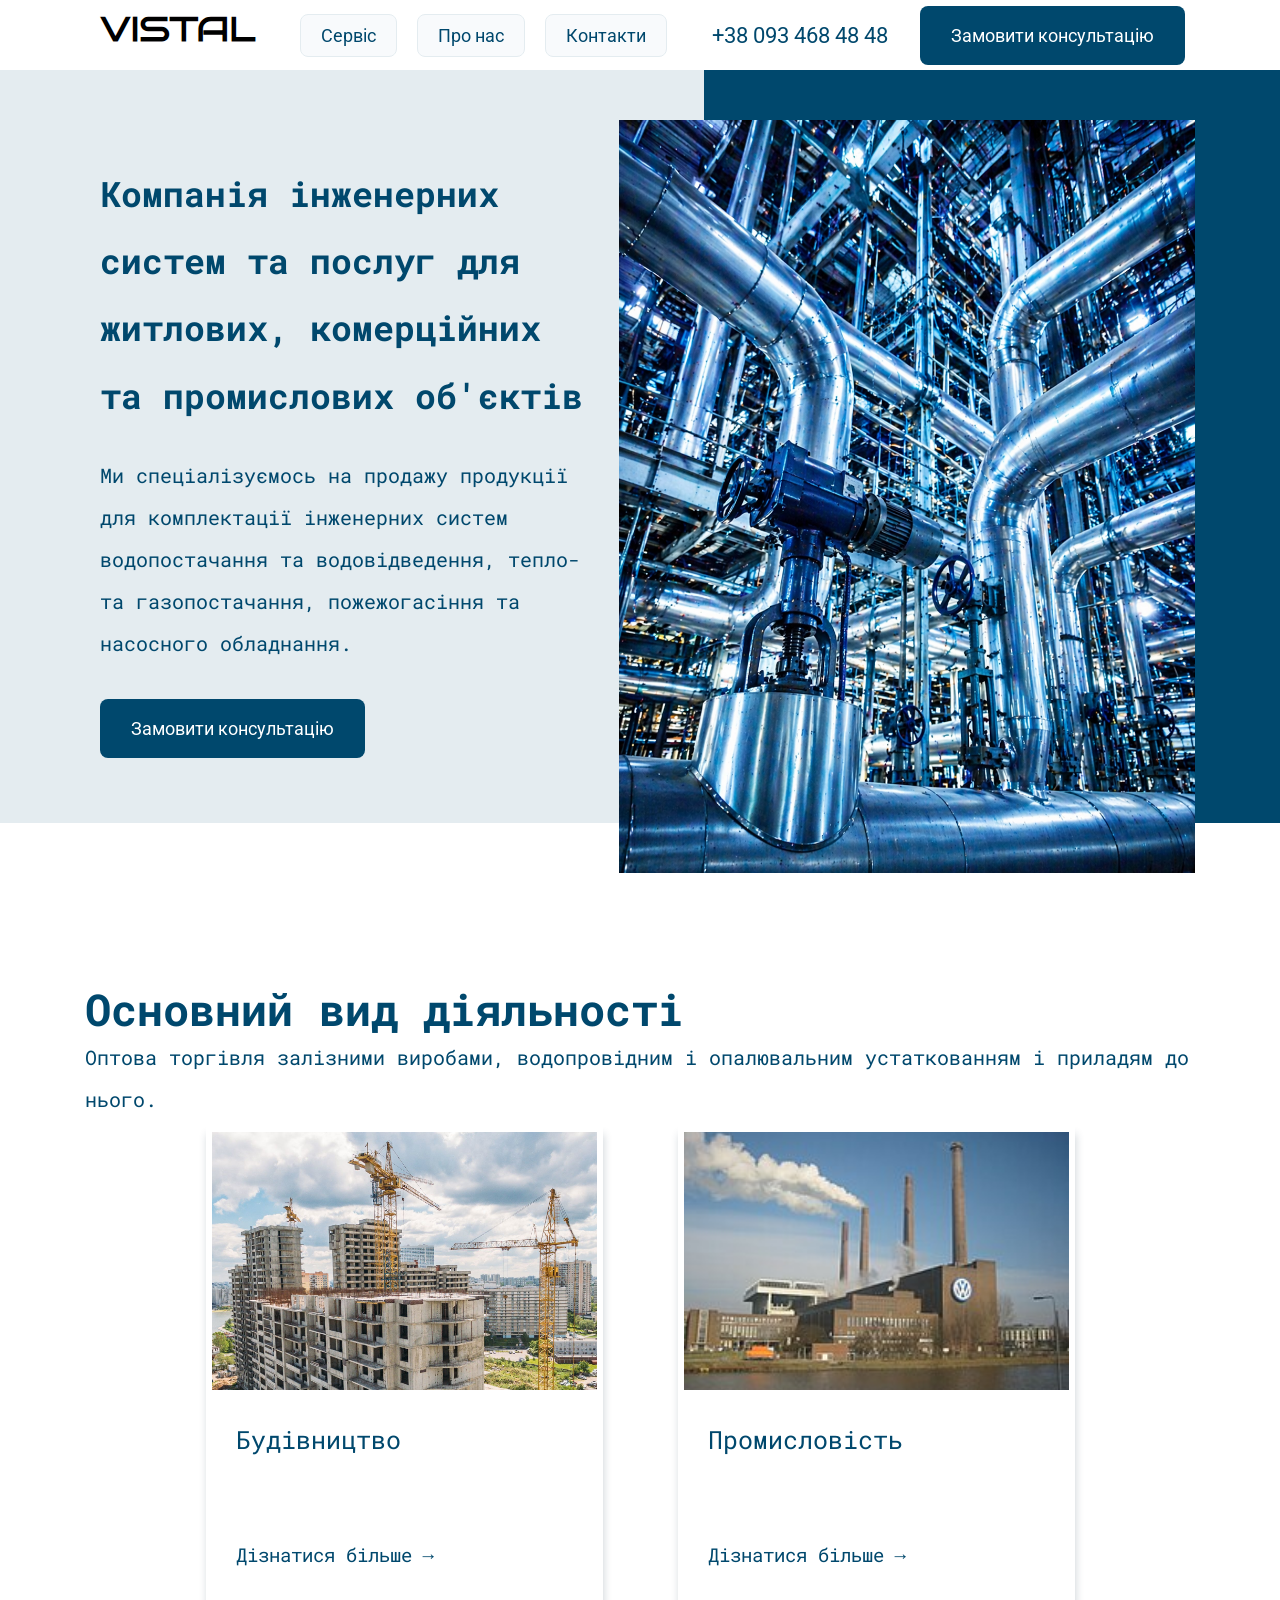
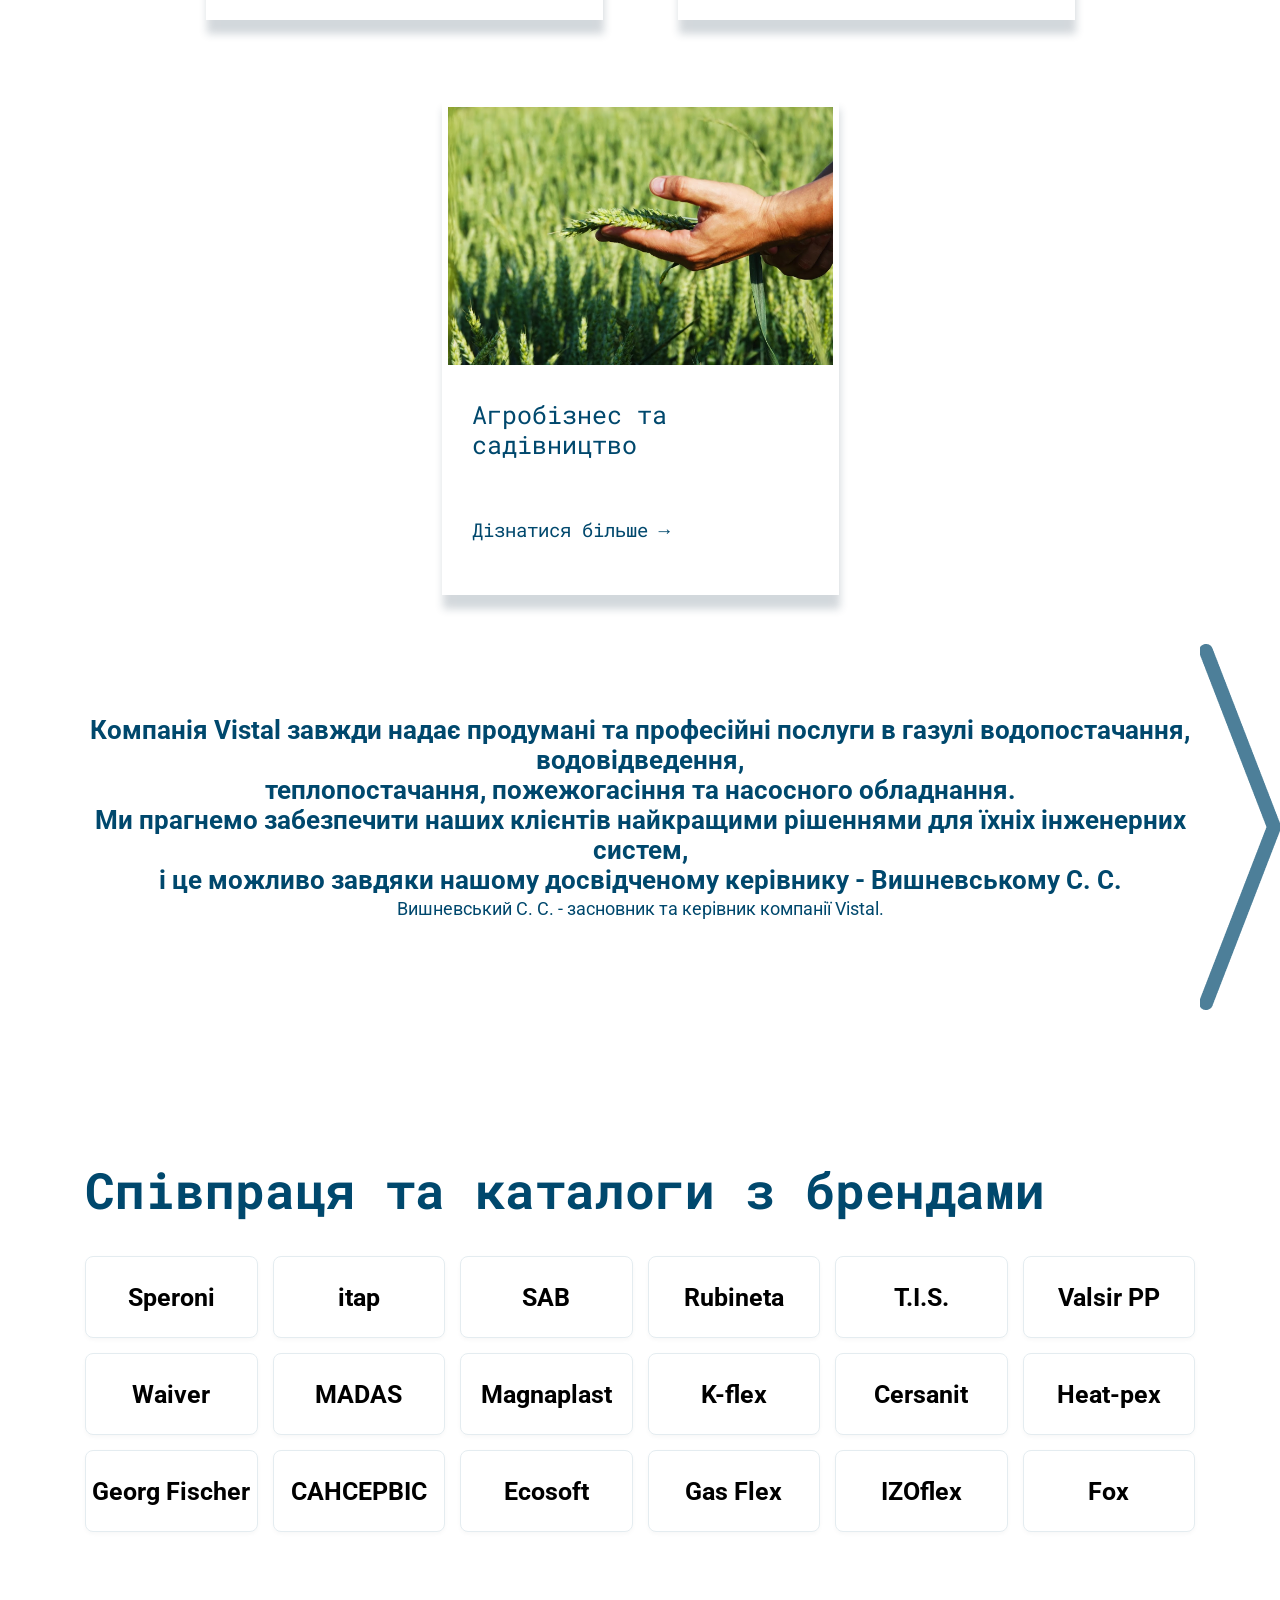
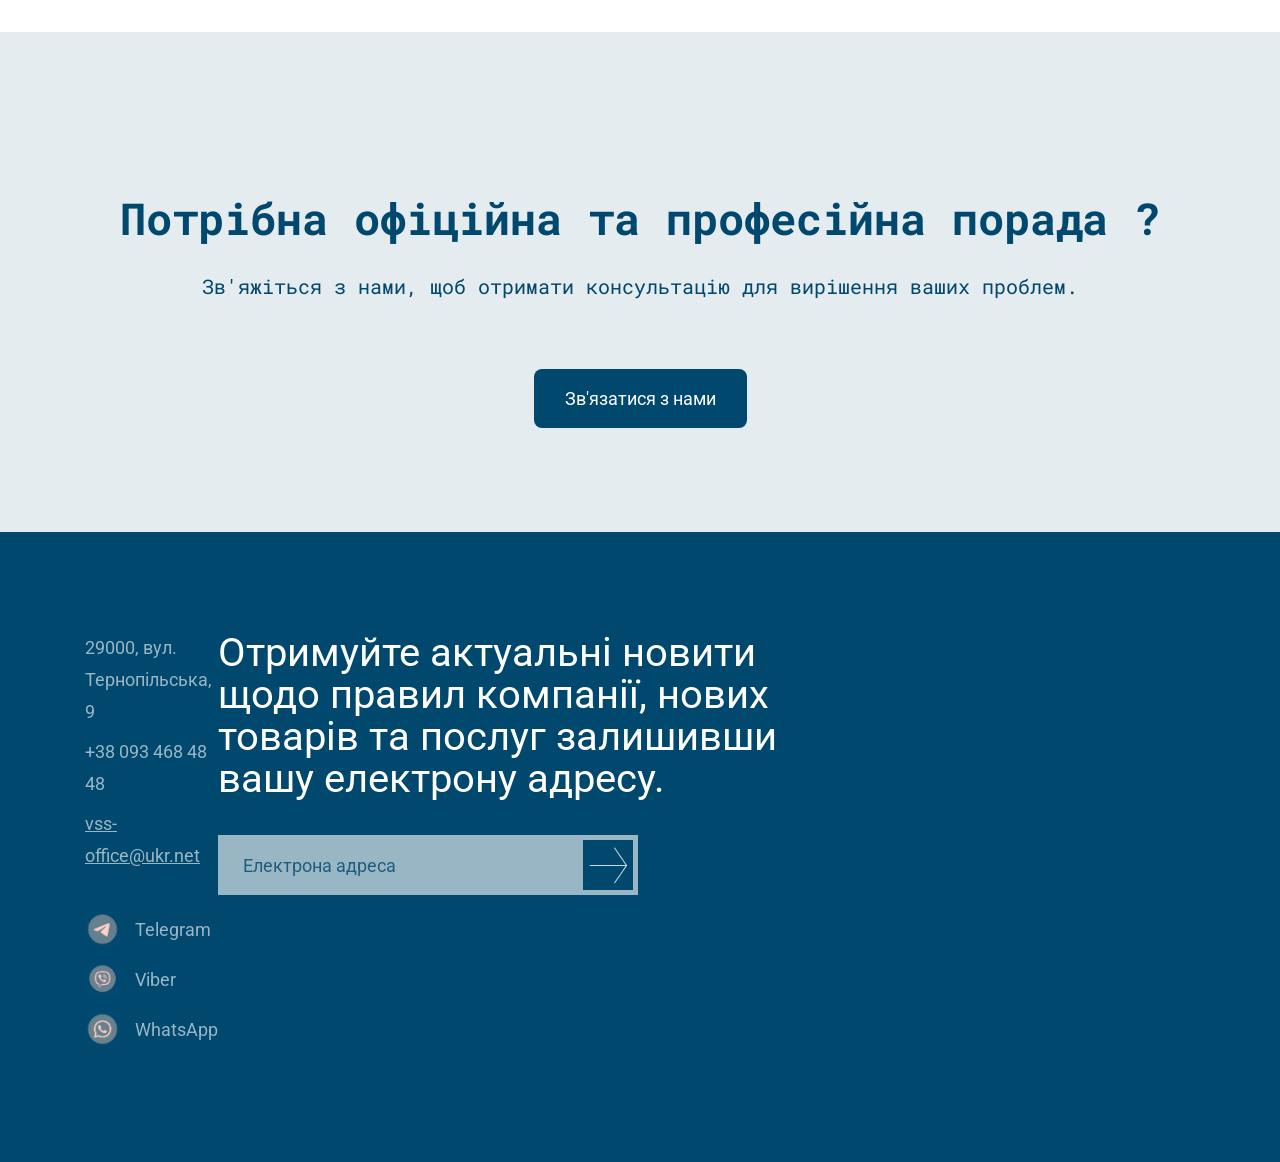
<file: index.html>
<!DOCTYPE html>
        <html lang="">
        <head>
            <meta charset="UTF-8">
            <meta name="viewport" content="width=device-width, initial-scale=1.0">
            <title>Vistal</title>
            <link rel="preconnect" href="https://fonts.googleapis.com">
            <link rel="preconnect" href="https://fonts.gstatic.com" crossorigin>
            <link href="https://fonts.googleapis.com/css2?family=DM+Sans&family=DM+Serif+Text&family=Roboto&family=Roboto+Mono&display=swap" rel="stylesheet">
            <link rel="stylesheet" href="Style/style.css">
        </head> 
        <body>
            <header class="header container">
                <div class="header-left">
                    <div class="header-logo">
            <a href="index.html">
                <img src="Img/vistal.png" alt="logo">
            </a>
        </div>
                    <div class="header-menu" id="menu-links">
                        <a href="service.html">Сервіс</a>
                        <a href="about.html">Про нас</a>
                        <a href="contacts.html">Контакти</a>
                    </div>
                </div>
                <div class="header-right">
                    <div class="header-phone">+38 093 468 48 48</div>   
                    <button class="button open-consult-btn">Замовити консультацію</button>
                </div>
                <div class="burger" id="burger">
            <span></span>
            <span></span>
            <span></span>
                </div>
            </header>
            <section class="representation">
                <div class="represntation-text container">
                    <h1>
                        Компанія інженерних систем та послуг для житлових, комерційних та промислових об'єктів
                        
                    </h1>
                    <p class="m-b35">
                        Ми спеціалізуємось на продажу продукції для комплектації інженерних систем водопостачання та водовідведення, тепло- та газопостачання, пожежогасіння та насосного обладнання.
                    </p>
                    <button class="button open-consult-btn">Замовити консультацію</button>
                </div>
                <div class="general-image">
                <img src="Img/Img.png" alt="first" class="firstImage">
                </div>
            </section>
            <section class="areas container">
                <h2>
                    Основний вид діяльності
                </h2>
                <p>
                    Оптова торгівля залізними виробами, водопровідним і опалювальним устаткованням і приладям до нього.
                </p>
                <div class="areas-cards">
                    <div class="card">
                        <div class="card-image"><img src="Img/B.jpg" alt=""></div>
                        <div class="card-name">Будівництво</div>
                        <a href="#"> Дізнатися більше &rarr;</a>
                    </div>
                    <div class="card">
                        <div class="card-image"><img src="Img/P.jpg" alt=""></div>
                        <div class="card-name">Промисловість</div>
                        <a href="#"> Дізнатися більше &rarr;</a>
                        </div>
                    <div class="card">
                        <div class="card-image"><img src="Img/A.jpg" alt=""></div>
                        <div class="card-name">Агробізнес та садівництво</div>
                        <a href="#"> Дізнатися більше &rarr;</a>
                    </div>
                </div>
            </section>
            <section class="team container">
                <h3>
                    Компанія Vistal завжди надає продумані та професійні послуги в газулі водопостачання, водовідведення, <br> 
                    теплопостачання, пожежогасіння та насосного обладнання.<br>
                    Ми прагнемо забезпечити наших клієнтів найкращими рішеннями для їхніх інженерних систем,<br>
                    і це можливо завдяки нашому досвідченому керівнику - Вишневському С. С.
                </h3>
                <p>
                    Вишневський С. С. - засновник та керівник компанії Vistal.
                </p>
                <div class="arrow">
                    <img src="Img/arrow.png" alt="">
                </div>
            </section>
            <section class="partners container">
                <h2>
                    Співпраця та каталоги з брендами
                </h2>
                <div class="partners-grid">
                    <a href="https://vistal.com.ua/shop/brand/speroni/" class="partner-btn">Speroni</a>
                    <a href="https://vistal.com.ua/shop/brand/itap/" class="partner-btn">itap</a>
                    <a href="https://vistal.com.ua/shop/brand/sab/" class="partner-btn">SAB</a>
                    <a href="https://vistal.com.ua/shop/brand/rubineta/" class="partner-btn">Rubineta</a>
                    <a href="https://vistal.com.ua/shop/brand/t-i-s/" class="partner-btn">T.I.S.</a>
                    <a href="https://vistal.com.ua/shop/brand/valsir-pp/" class="partner-btn">Valsir PP</a>
                    <a href="https://vistal.com.ua/shop/brand/walver/" class="partner-btn">Waiver</a>
                    <a href="https://vistal.com.ua/shop/brand/madas/" class="partner-btn">MADAS</a>
                    <a href="https://vistal.com.ua/shop/brand/magnaplast/" class="partner-btn">Magnaplast</a>
                    <a href="https://vistal.com.ua/shop/brand/k-flex/" class="partner-btn">K-flex</a>
                    <a href="https://vistal.com.ua/shop/brand/cersanit/" class="partner-btn">Cersanit</a>
                    <a href="https://vistal.com.ua/shop/brand/heat-pex/" class="partner-btn">Heat-pex</a>
                    <a href="https://vistal.com.ua/shop/brand/georg-fischer/" class="partner-btn">Georg Fischer</a>
                    <a href="https://vistal.com.ua/shop/brand/sanservis/" class="partner-btn">CAHCEPBIC</a>
                    <a href="https://vistal.com.ua/shop/brand/ecosoft/" class="partner-btn">Ecosoft</a>
                    <a href="https://vistal.com.ua/shop/brand/gas-flex/" class="partner-btn">Gas Flex</a>
                    <a href="https://vistal.com.ua/shop/brand/izoflex/" class="partner-btn">IZOflex</a>
                    <a href="https://vistal.com.ua/shop/brand/fox/" class="partner-btn">Fox</a>
                </div>
            </section>
            <section class="request">
                <h2>
                    Потрібна офіційна та професійна порада ?
                </h2>
                <p>
                    Зв'яжіться з нами, щоб отримати консультацію для вирішення ваших проблем.
                </p>
                <a href="contacts.html" class="button inline-button">Зв'язатися з нами</a>
            </section>
            <footer class="footer container">
            <div class="footer-leftSide">
            
            <div class="contacts">
                <div class="address">
                    29000, вул. Тернопільська, 9
                </div>
                <div class="phone">
                    +38 093 468 48 48
                </div>
                <div class="mail">
                    vss-office@ukr.net
                </div>
            </div>
            <div class="socials">
                <a href="https://t.me/+380934684848" class="social-item" target="_blank">
                    <img src="Img/TG.png" alt="Telegram">
                    <div class="soc-item-txt">Telegram</div>
                </a>

                <a href="viber://chat?number=+380934684848" class="social-item" target="_blank">
                    <img src="Img/V.png" alt="Viber">
                    <div class="soc-item-txt">Viber</div>
                </a>

                <a href="https://wa.me/+380934684848" class="social-item" target="_blank">
                    <img src="Img/WP.png" alt="WhatsApp">
                    <div class="soc-item-txt">WhatsApp</div>
                </a>
            </div>
            </div>
            <div class="footer-main">
                <h4 class="white">  
                    Отримуйте актуальні новити щодо правил компанії, нових товарів та послуг залишивши вашу електрону адресу.
                </h4>
                <div class="combiInput">
                    <input type="text" placeholder="Електрона адреса">
                    <button class="imageButton"><img src="Img/send.png" alt=">"></button>
                </div>
            </div>
            </footer>
        <div class="consult-modal-overlay" id="consultOverlay"></div>
        <div class="consult-modal-window" id="consultModal">
            <div class="modal-content">
                <span class="close-consult-btn" id="closeConsultBtn">&times;</span>
                <h2 style="color: #00486D; margin-top: 0; font-family: 'Roboto Mono', monospace;">Надішліть запит</h2>
                <p style="color: #00486D; font-family: 'Roboto', sans-serif;">Заповніть форму нижче і ми зв'яжемося з вами протягом 24 годин.</p>
                
                <form action="#" method="POST" class="contact-form">
                    <input type="text" placeholder="Ваше ім'я *" required>
                    <input type="tel" placeholder="+38 (0**) *** ****" required>
                    <input type="email" placeholder="Ваш Email">
                    <textarea placeholder="Напишіть Ваше питання" rows="4"></textarea>
                    
                    <button type="submit" class="submit-btn" style="background-color: #4285F4; color: white; width: 100%; padding: 15px; border: none; border-radius: 8px; font-size: 16px; cursor: pointer; margin-top: 10px;">Надіслати запит</button>
                </form>
            </div>
        </div>
        <script src="script.js"></script>
        </body>
        </html>
</file>
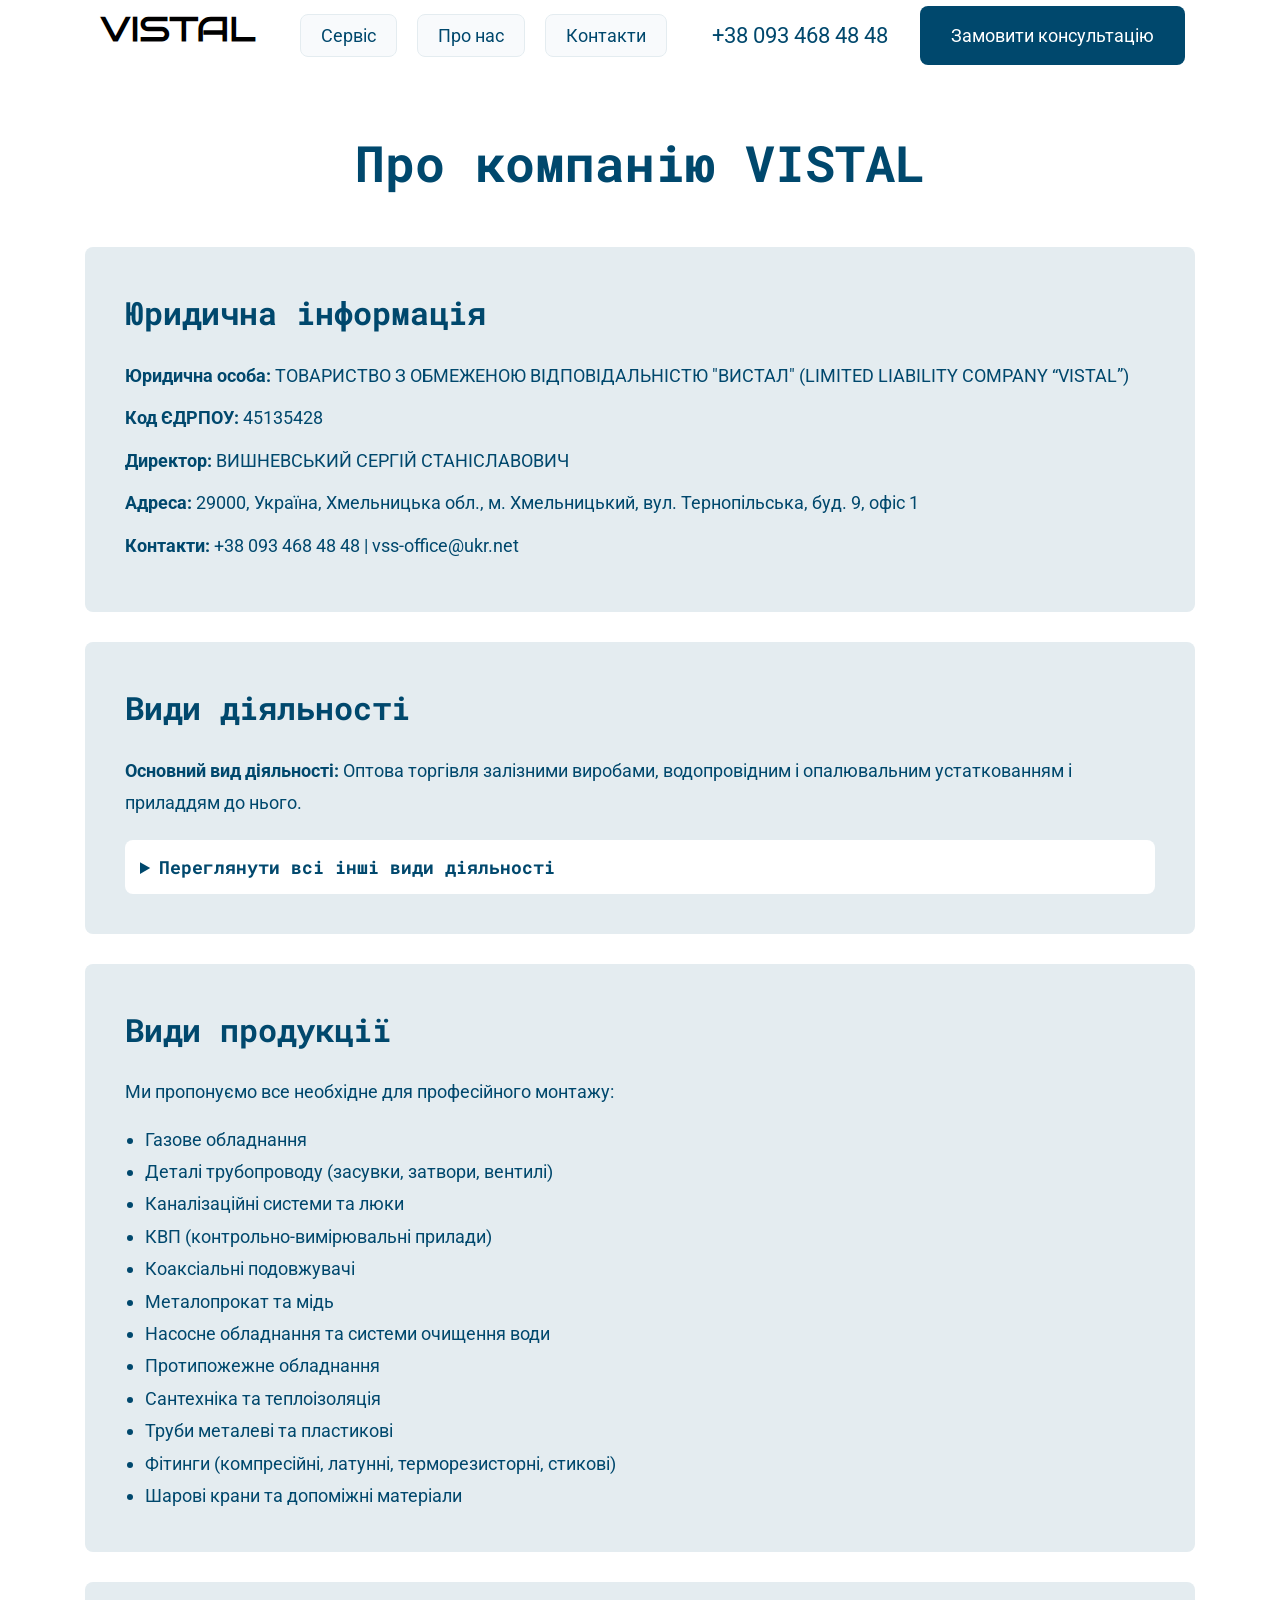
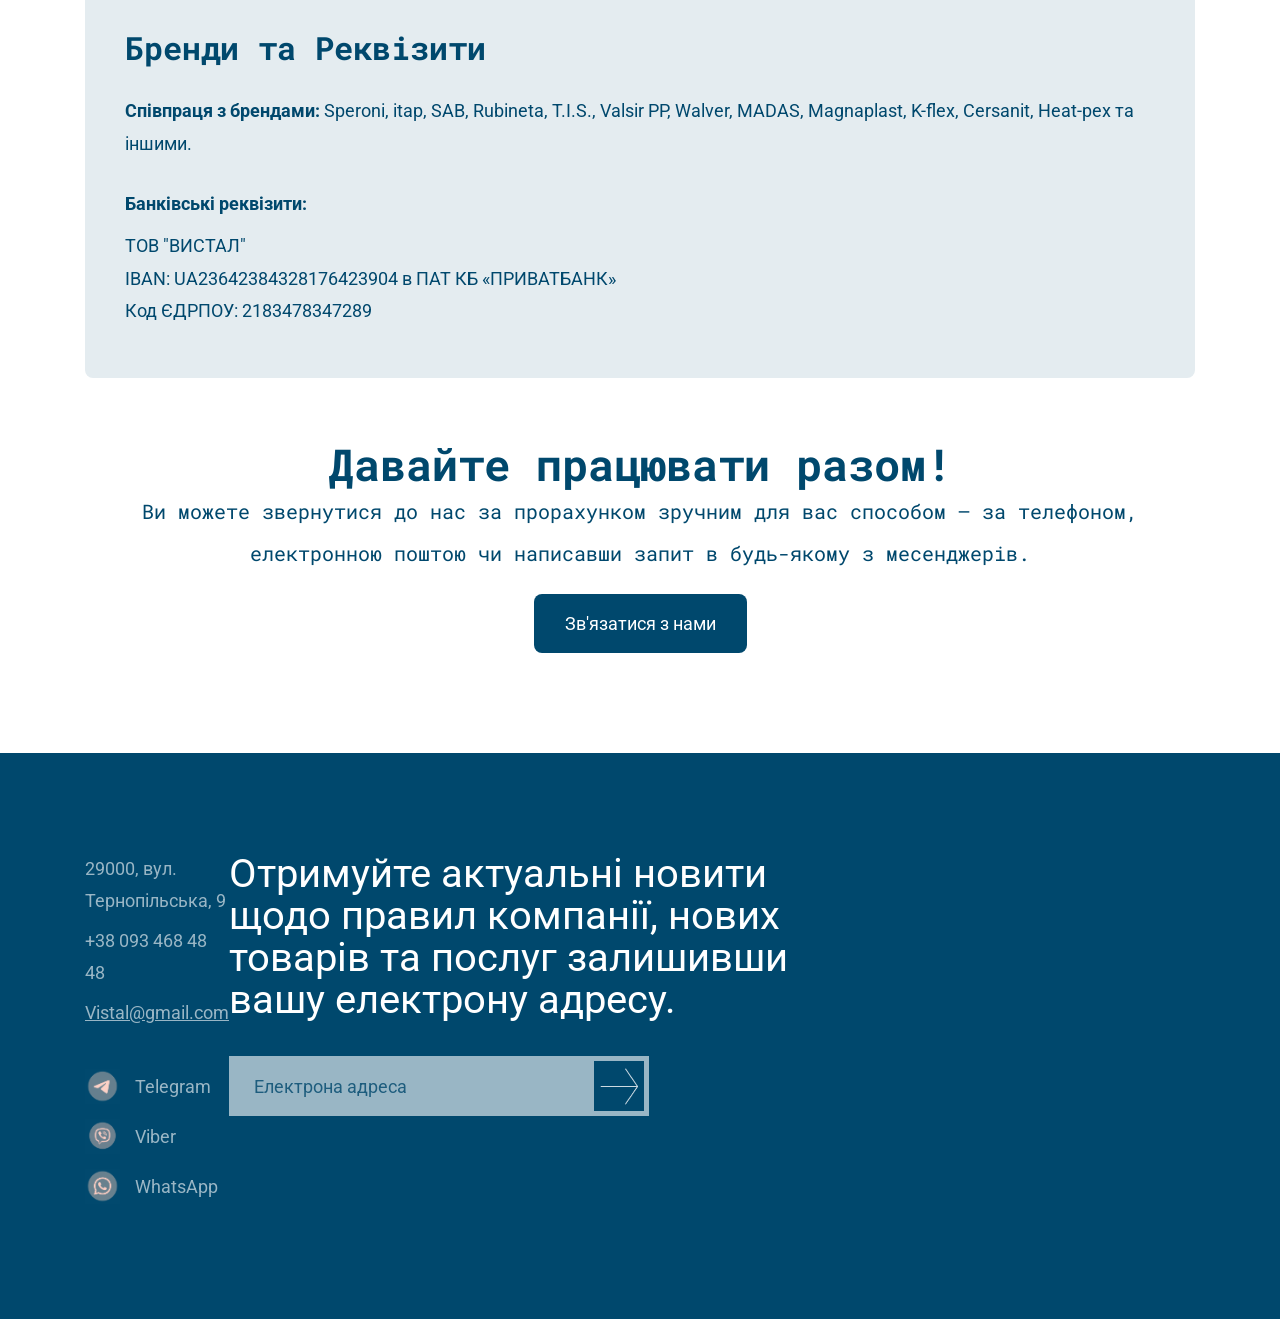
<file: about.html>
<!DOCTYPE html>
<html lang="">
<head>
    <meta charset="UTF-8">
    <meta name="viewport" content="width=device-width, initial-scale=1.0">
    <title>Vistal</title>
    <link rel="preconnect" href="https://fonts.googleapis.com">
    <link rel="preconnect" href="https://fonts.gstatic.com" crossorigin>
    <link href="https://fonts.googleapis.com/css2?family=DM+Sans&family=DM+Serif+Text&family=Roboto&family=Roboto+Mono&display=swap" rel="stylesheet">
    <link rel="stylesheet" href="Style/style.css">
</head> 
<body>
    <header class="header container">
        <div class="header-left">
            <div class="header-logo">
                <a href="index.html">
                <img src="Img/vistal.png" alt="logo">
                </a>
            </div>
            <div class="header-menu" id="menu-links">
                <a href="service.html">Сервіс</a>
                <a href="about.html">Про нас</a>
                <a href="contacts.html">Контакти</a>
            </div>
        </div>
        <div class="header-right">
            <div class="header-phone">+38 093 468 48 48</div>   
            <button class="button open-consult-btn">Замовити консультацію</button>
        </div>
        <div class="burger" id="burger">
    <span></span>
    <span></span>
    <span></span>
        </div>
    </header>
    
    <section class="about-page container">
        <h1 class="about-main-title">Про компанію VISTAL</h1>

        <div class="about-block">
            <h2>Юридична інформація</h2>
            <p><strong>Юридична особа:</strong> ТОВАРИСТВО З ОБМЕЖЕНОЮ ВІДПОВІДАЛЬНІСТЮ "ВИСТАЛ" (LIMITED LIABILITY COMPANY “VISTAL”)</p>
            <p><strong>Код ЄДРПОУ:</strong> 45135428</p>
            <p><strong>Директор:</strong> ВИШНЕВСЬКИЙ СЕРГІЙ СТАНІСЛАВОВИЧ</p>
            <p><strong>Адреса:</strong> 29000, Україна, Хмельницька обл., м. Хмельницький, вул. Тернопільська, буд. 9, офіс 1</p>
            <p><strong>Контакти:</strong> +38 093 468 48 48 | vss-office@ukr.net</p>
        </div>

        <div class="about-block">
            <h2>Види діяльності</h2>
            <p><strong>Основний вид діяльності:</strong> Оптова торгівля залізними виробами, водопровідним і опалювальним устаткованням і приладдям до нього.</p>
            
            <details class="activity-spoiler">
                <summary>Переглянути всі інші види діяльності</summary>
                <p>Організація будівництва будівель, Будівництво житлових і нежитлових будівель, Будівництво трубопроводів, Будівництво споруд електропостачання та телекомунікацій, Будівництво водних споруд, Будівництво інших споруд, н.в.і.у., Знесення, Підготовчі роботи на будівельному майданчику, Розвідувальне буріння, Електромонтажні роботи, Монтаж водопровідних мереж, систем опалення та кондиціонування, Інші будівельно-монтажні роботи, Штукатурні роботи, Установлення столярних виробів, Покриття підлоги й облицювання стін, Малярні роботи та скління, Інші роботи із завершення будівництва, Діяльність посередників у торгівлі сільськогосподарською сировиною, живими тваринами, текстильною сировиною та напівфабрикатами, Діяльність посередників у торгівлі паливом, рудами, металами та промисловими хімічними речовинами, Діяльність посередників у торгівлі деревиною, будівельними матеріалами та санітарно-технічними виробами, Діяльність посередників у торгівлі машинами, промисловим устаткованням, суднами та літаками, Діяльність посередників у торгівлі меблями, господарськими товарами, залізними та іншими металевими виробами, Діяльність посередників у торгівлі текстильними виробами, одягом, хутром, взуттям і шкіряними виробами, Діяльність посередників у торгівлі продуктами харчування, напоями та тютюновими виробами, Діяльність посередників, що спеціалізуються в торгівлі іншими товарами, Діяльність посередників у торгівлі товарами широкого асортименту, Роздрібна торгівля в неспеціалізованих магазинах переважно продуктами харчування, напоями та тютюновими виробами, Інші види роздрібної торгівлі в неспеціалізованих магазинах, Роздрібна торгівля пальним, Роздрібна торгівля комп’ютерами, периферійним устаткованням і програмним забезпеченням у спеціалізованих магазинах, Роздрібна торгівля телекомунікаційним устаткованням у спеціалізованих магазинах, Роздрібна торгівля в спеціалізованих магазинах електронною апаратурою побутового призначення для приймання, записування, відтворювання звуку й зображення, Роздрібна торгівля текстильними товарами в спеціалізованих магазинах, Роздрібна торгівля залізними виробами, будівельними матеріалами та санітарно-технічними виробами в спеціалізованих магазинах, Роздрібна торгівля килимами, килимовими виробами, покриттям для стін і підлоги в спеціалізованих магазинах, Роздрібна торгівля побутовими електротоварами в спеціалізованих магазинах, Роздрібна торгівля меблями, освітлювальним приладдям та іншими товарами для дому в спеціалізованих магазинах, Роздрібна торгівля, що здійснюється фірмами поштового замовлення або через мережу Інтернет, Інші види роздрібної торгівлі поза магазинами, Трубопровідний транспорт, Складське господарство, Купівля та продаж власного нерухомого майна, Надання в оренду й експлуатацію власного чи орендованого нерухомого майна, Агентства нерухомості, Управління нерухомим майном за винагороду або на основі контракту, Технічні випробування та дослідження, Надання в оренду автомобілів і легкових автотранспортних засобів, Надання в оренду вантажних автомобілів, Надання в оренду будівельних машин і устатковання, Комплексне обслуговування об’єктів, Надання ландшафтних послуг, Ремонт і технічне обслуговування машин і устатковання промислового призначення, Оптова торгівля іншими товарами господарського призначення, Оптова торгівля іншими машинами й устаткованням, Оптова торгівля деревиною, будівельними матеріалами та санітарно-технічним обладнанням, Оптова торгівля хімічними продуктами, Оптова торгівля іншими проміжними продуктами, Неспеціалізована оптова торгівля.</p>
            </details>
        </div>

        <div class="about-block">
            <h2>Види продукції</h2>
            <p>Ми пропонуємо все необхідне для професійного монтажу:</p>
            <ul class="products-list">
                <li>Газове обладнання</li>
                <li>Деталі трубопроводу (засувки, затвори, вентилі)</li>
                <li>Каналізаційні системи та люки</li>
                <li>КВП (контрольно-вимірювальні прилади)</li>
                <li>Коаксіальні подовжувачі</li>
                <li>Металопрокат та мідь</li>
                <li>Насосне обладнання та системи очищення води</li>
                <li>Протипожежне обладнання</li>
                <li>Сантехніка та теплоізоляція</li>
                <li>Труби металеві та пластикові</li>
                <li>Фітинги (компресійні, латунні, терморезисторні, стикові)</li>
                <li>Шарові крани та допоміжні матеріали</li>
            </ul>
        </div>
        <div class="about-block">
            <h2>Бренди та Реквізити</h2>
            <p><strong>Співпраця з брендами:</strong> Speroni, itap, SAB, Rubineta, T.I.S., Valsir PP, Walver, MADAS, Magnaplast, K-flex, Cersanit, Heat-pex та іншими.</p>
            <br>
            <p><strong>Банківські реквізити:</strong></p>
            <p>ТОВ "ВИСТАЛ"<br>
               IBAN: UA23642384328176423904 в ПАТ КБ «ПРИВАТБАНК»<br>
               Код ЄДРПОУ: 2183478347289</p>
        </div>

        <div class="about-call-to-action">
            <h2>Давайте працювати разом!</h2>
            <p>Ви можете звернутися до нас за прорахунком зручним для вас способом – за телефоном, електронною поштою чи написавши запит в будь-якому з месенджерів.</p>
            <a href="contacts.html" class="button inline-button">Зв'язатися з нами</a> 
        </div>
    </section>

    <footer class="footer container">
      <div class="footer-leftSide">
      
      <div class="contacts">
        <div class="address">
            29000, вул. Тернопільська, 9
        </div>
        <div class="phone">
            +38 093 468 48 48
        </div>
        <div class="mail">
            Vistal@gmail.com
        </div>
      </div>
       <div class="socials">
        <a href="https://t.me/+380934684848" class="social-item" target="_blank">
            <img src="Img/TG.png" alt="Telegram">
            <div class="soc-item-txt">Telegram</div>
        </a>

        <a href="viber://chat?number=+380934684848" class="social-item" target="_blank">
            <img src="Img/V.png" alt="Viber">
            <div class="soc-item-txt">Viber</div>
        </a>

        <a href="https://wa.me/+380934684848" class="social-item" target="_blank">
            <img src="Img/WP.png" alt="WhatsApp">
            <div class="soc-item-txt">WhatsApp</div>
        </a>
      </div>
      </div>
      <div class="footer-main">
        <h4 class="white">
            Отримуйте актуальні новити щодо правил компанії, нових товарів та послуг залишивши вашу електрону адресу.
        </h4>
        <div class="combiInput">
            <input type="text" placeholder="Електрона адреса">
            <button class="imageButton"><img src="Img/send.png" alt=">"></button>
        </div>
      </div>
    </footer>
    <div class="consult-modal-overlay" id="consultOverlay"></div>
        <div class="consult-modal-window" id="consultModal">
            <div class="modal-content">
                <span class="close-consult-btn" id="closeConsultBtn">&times;</span>
                <h2 style="color: #00486D; margin-top: 0; font-family: 'Roboto Mono', monospace;">Надішліть запит</h2>
                <p style="color: #00486D; font-family: 'Roboto', sans-serif;">Заповніть форму нижче і ми зв'яжемося з вами протягом 24 годин.</p>
                
                <form action="#" method="POST" class="contact-form">
                    <input type="text" placeholder="Ваше ім'я *" required>
                    <input type="tel" placeholder="+38 (0**) *** ****" required>
                    <input type="email" placeholder="Ваш Email">
                    <textarea placeholder="Напишіть Ваше питання" rows="4"></textarea>
                    
                    <button type="submit" class="submit-btn" style="background-color: #4285F4; color: white; width: 100%; padding: 15px; border: none; border-radius: 8px; font-size: 16px; cursor: pointer; margin-top: 10px;">Надіслати запит</button>
                </form>
            </div>
</body>
<script src="script.js"></script>
</html>
</file>
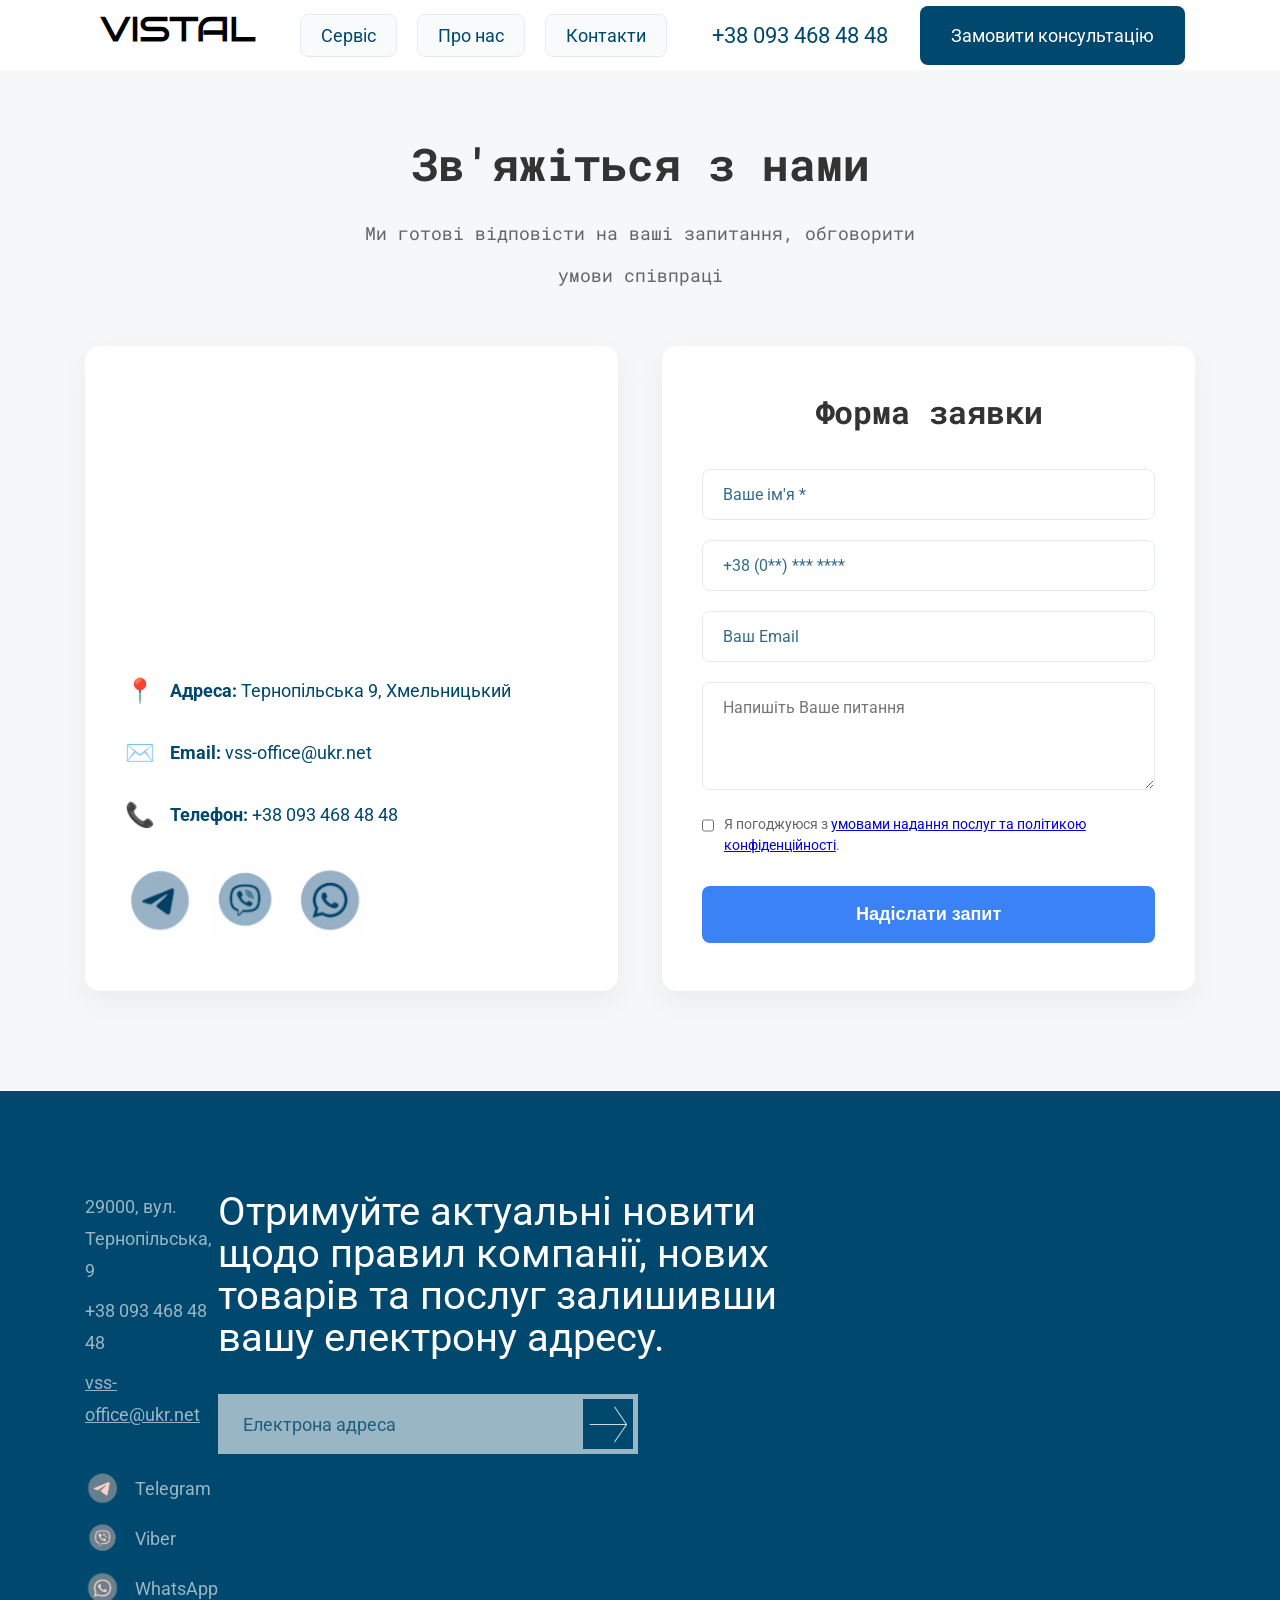
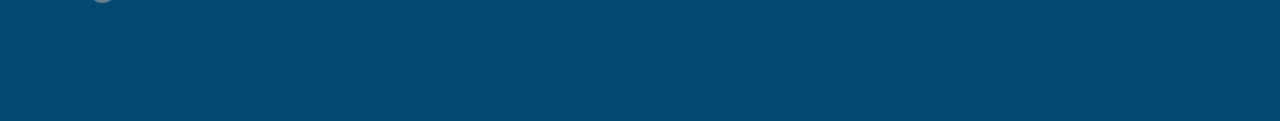
<file: contacts.html>
<!DOCTYPE html>
<html lang="">
<head>
    <meta charset="UTF-8">
    <meta name="viewport" content="width=device-width, initial-scale=1.0">
    <title>Vistal</title>
    <link rel="preconnect" href="https://fonts.googleapis.com">
    <link rel="preconnect" href="https://fonts.gstatic.com" crossorigin>
    <link href="https://fonts.googleapis.com/css2?family=DM+Sans&family=DM+Serif+Text&family=Roboto&family=Roboto+Mono&display=swap" rel="stylesheet">
    <link rel="stylesheet" href="Style/style.css">
</head> 
<body>
    <header class="header container">
        <div class="header-left">
            <div class="header-logo">
                <a href="index.html">
                <img src="Img/vistal.png" alt="logo">
                </a>
            </div>
            <div class="header-menu" id="menu-links">
                <a href="service.html">Сервіс</a>
                <a href="about.html">Про нас</a>
                <a href="contacts.html">Контакти</a>
            </div>
        </div>
        <div class="header-right">
            <div class="header-phone">+38 093 468 48 48</div>   
            <button class="button open-consult-btn">Замовити консультацію</button>
        </div>
        <div class="burger" id="burger">
    <span></span>
    <span></span>
    <span></span>
        </div>
    </header>
    
    <section class="contacts-page">
        <div class="container">
            <div class="contacts-header">
                <h1>Зв'яжіться з нами</h1>
                <p>Ми готові відповісти на ваші запитання, обговорити умови співпраці</p>
            </div>

            <div class="contacts-wrapper">
                
                <div class="contacts-info-card">
                    <iframe class="google-map" src="https://www.google.com/maps/embed?pb=!1m18!1m12!1m3!1d2593.429215039474!2d26.958742815694765!3d49.400587779344484!2m3!1f0!2f0!3f0!3m2!1i1024!2i768!4f13.1!3m3!1m2!1s0x4732064104c26427%3A0x7d97657d472252a1!2z0LLRg9C7LiDQotC10YDQvdC-0L_RltC70YzRgdGM0LrQsCwgOSwg0KXQvNC10LvRjNC90LjRhtGM0LrQuNC5LCDQpdC80LXQu9GM0L3QuNGG0YzQutCwINC-0LHQu9Cw0YHRgtGMLCAyOTAxOA!5e0!3m2!1suk!2sua!4v1690000000000!5m2!1suk!2sua" allowfullscreen="" loading="lazy" referrerpolicy="no-referrer-when-downgrade"></iframe>
                    
                    <div class="info-list">
                        <div class="info-item">
                            <span class="icon">📍</span>
                            <p><strong>Адреса:</strong> Тернопільська 9, Хмельницький</p>
                        </div>
                        <div class="info-item">
                            <span class="icon">✉️</span>
                            <p><strong>Email:</strong> vss-office@ukr.net</p>
                        </div>
                        <div class="info-item">
                            <span class="icon">📞</span>
                            <p><strong>Телефон:</strong> +38 093 468 48 48</p>
                        </div>
                    </div>

                    <div class="social-links-contact">
                        <a href="https://t.me/+380934684848" class="social-item" target="_blank">
                            <img src="Img/TG.png" alt="Telegram">
                        </a>
                        <a href="https://t.me/+380934684848" class="social-item" target="_blank">
                            <img src="Img/V.png" alt="Viber">
                        </a>
                        <a href="https://t.me/+380934684848" class="social-item" target="_blank">
                            <img src="Img/WP.png" alt="WhatsApp">
                        </a>
                    </div>
                </div>

                <div class="contacts-form-card">
                    <h2>Форма заявки</h2>
                    <form action="#" method="POST" class="contact-form">
                        <input type="text" placeholder="Ваше ім'я *" required>
                        <input type="tel" placeholder="+38 (0**) *** ****" required>
                        <input type="email" placeholder="Ваш Email">
                        <textarea placeholder="Напишіть Ваше питання" rows="4"></textarea>
                        
                           <div class="checkbox-group">
                            <input type="checkbox" id="agree" required>
                              <label for="agree">
                                 Я погоджуюся з <a href="inform.html" target="_blank" class="policy-link">умовами надання послуг та політикою конфіденційності</a>.
                              </label>
                            </div>
                        <button type="submit" class="submit-btn">Надіслати запит</button>
                    </form>
                </div>

            </div>
        </div>
    </section>
    <footer class="footer container">
      <div class="footer-leftSide">
      
      <div class="contacts">
        <div class="address">
            29000, вул. Тернопільська, 9
        </div>
        <div class="phone">
            +38 093 468 48 48
        </div>
        <div class="mail">
            vss-office@ukr.net
        </div>
      </div>
      <div class="socials">
        <a href="https://t.me/+380934684848" class="social-item" target="_blank">
            <img src="Img/TG.png" alt="Telegram">
            <div class="soc-item-txt">Telegram</div>
        </a>

        <a href="viber://chat?number=+380934684848" class="social-item" target="_blank">
            <img src="Img/V.png" alt="Viber">
            <div class="soc-item-txt">Viber</div>
        </a>

        <a href="https://wa.me/+380934684848" class="social-item" target="_blank">
            <img src="Img/WP.png" alt="WhatsApp">
            <div class="soc-item-txt">WhatsApp</div>
        </a>
      </div>
      </div>
      <div class="footer-main">
        <h4 class="white">
            Отримуйте актуальні новити щодо правил компанії, нових товарів та послуг залишивши вашу електрону адресу.
        </h4>
        <div class="combiInput">
            <input type="text" placeholder="Електрона адреса">
            <button class="imageButton"><img src="Img/send.png" alt=">"></button>
        </div>
      </div>
    </footer>
     <div class="consult-modal-overlay" id="consultOverlay"></div>
        <div class="consult-modal-window" id="consultModal">
            <div class="modal-content">
                <span class="close-consult-btn" id="closeConsultBtn">&times;</span>
                <h2 style="color: #00486D; margin-top: 0; font-family: 'Roboto Mono', monospace;">Надішліть запит</h2>
                <p style="color: #00486D; font-family: 'Roboto', sans-serif;">Заповніть форму нижче і ми зв'яжемося з вами протягом 24 годин.</p>
                
                <form action="#" method="POST" class="contact-form">
                    <input type="text" placeholder="Ваше ім'я *" required>
                    <input type="tel" placeholder="+38 (0**) *** ****" required>
                    <input type="email" placeholder="Ваш Email">
                    <textarea placeholder="Напишіть Ваше питання" rows="4"></textarea>
                    
                    <button type="submit" class="submit-btn" style="background-color: #4285F4; color: white; width: 100%; padding: 15px; border: none; border-radius: 8px; font-size: 16px; cursor: pointer; margin-top: 10px;">Надіслати запит</button>
                </form>
            </div>
        </div>
</body>
<script src="script.js"></script>
</html>
</file>
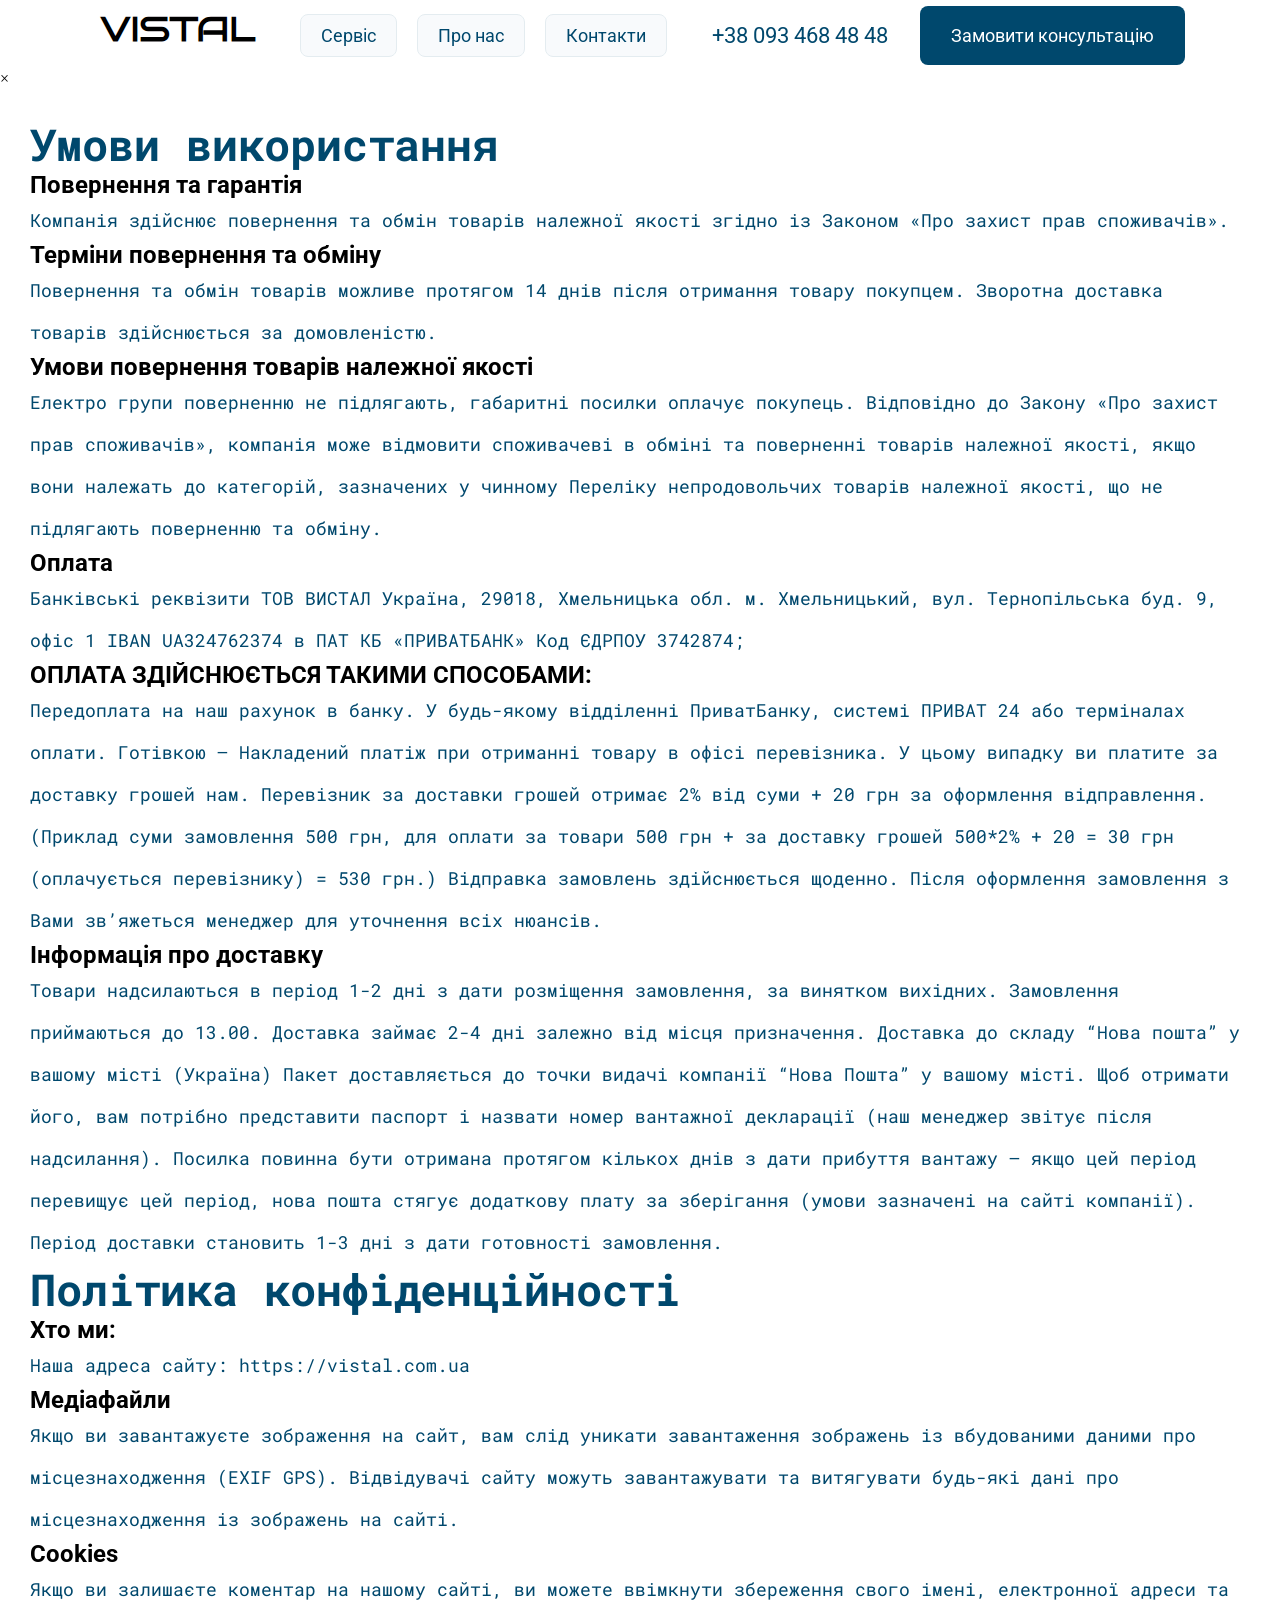
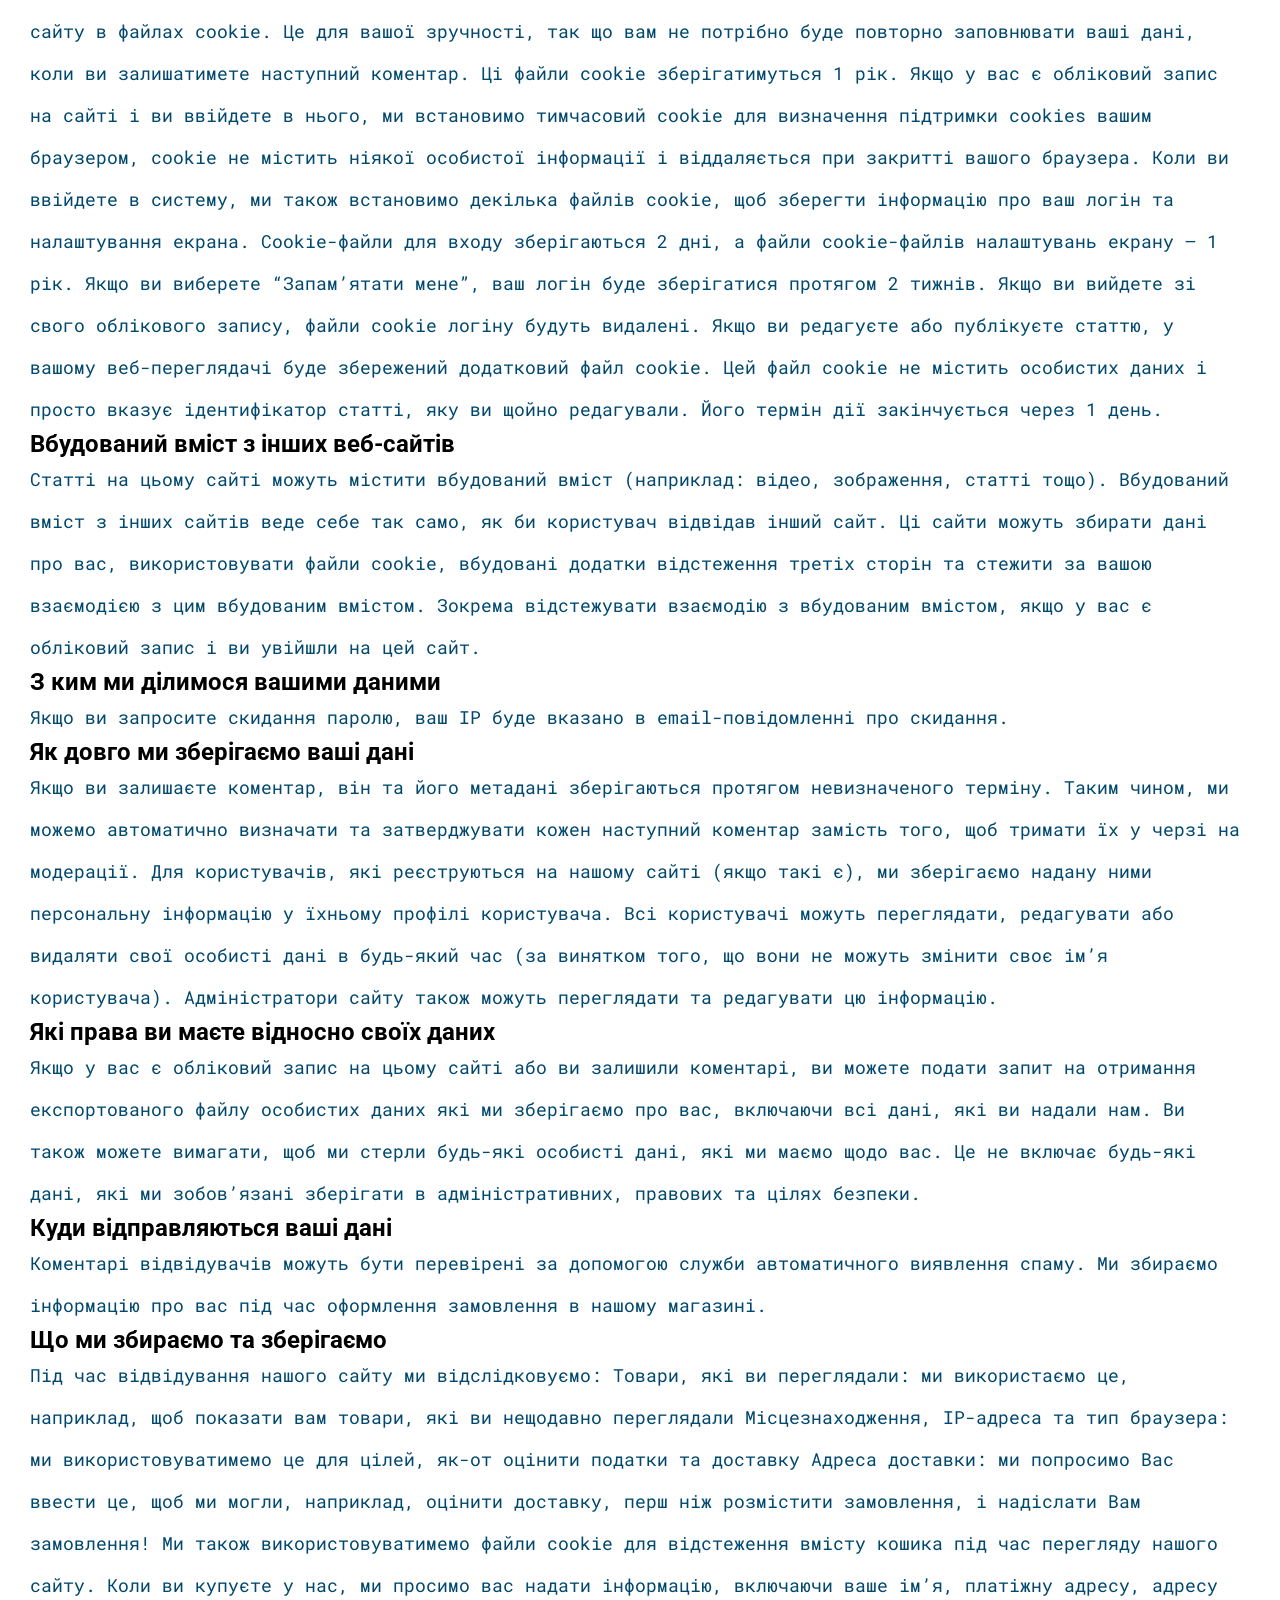
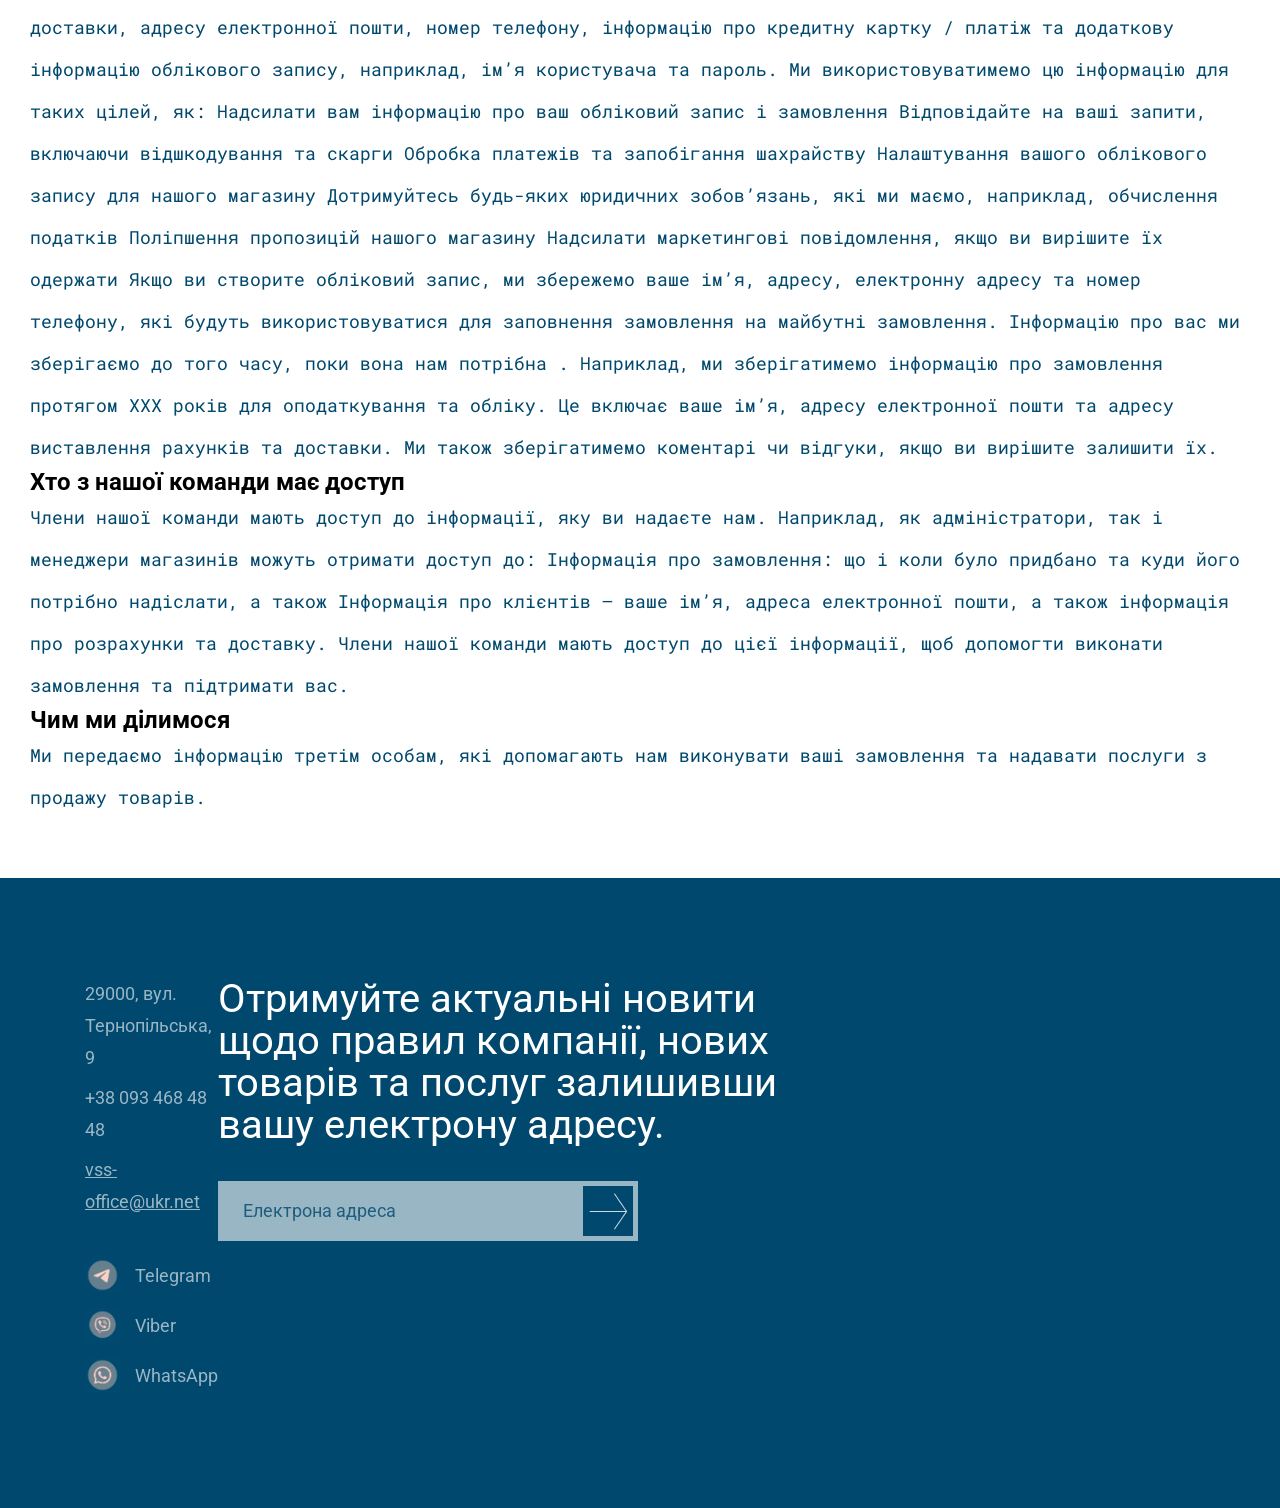
<file: inform.html>
<!DOCTYPE html>
        <html lang="">
        <head>
            <meta charset="UTF-8">
            <meta name="viewport" content="width=device-width, initial-scale=1.0">
            <title>Vistal</title>
            <link rel="preconnect" href="https://fonts.googleapis.com">
            <link rel="preconnect" href="https://fonts.gstatic.com" crossorigin>
            <link href="https://fonts.googleapis.com/css2?family=DM+Sans&family=DM+Serif+Text&family=Roboto&family=Roboto+Mono&display=swap" rel="stylesheet">
            <link rel="stylesheet" href="Style/style.css">
        </head> 
        <body>
            <header class="header container">
                <div class="header-left">
                    <div class="header-logo">
            <a href="index.html">
                <img src="Img/vistal.png" alt="logo">
            </a>
        </div>
                    <div class="header-menu" id="menu-links">
                        <a href="service.html">Сервіс</a>
                        <a href="about.html">Про нас</a>
                        <a href="contacts.html">Контакти</a>
                    </div>
                </div>
                <div class="header-right">
                    <div class="header-phone">+38 093 468 48 48</div>   
                    <button class="button open-consult-btn">Замовити консультацію</button>
                </div>
                <div class="burger" id="burger">
            <span></span>
            <span></span>
            <span></span>
                </div>
            </header>
            <div id="policy-modal" class="modal">
    <div class="modal-content">
        <span class="close-modal" onclick="document.getElementById('policy-modal').style.display='none'">&times;</span>
        <div class="modal-scroll-area">
            <h2>Умови використання</h2>
            <h3>Повернення та гарантія</h3>
            <p>Компанія здійснює повернення та обмін товарів належної якості згідно із Законом «Про захист прав споживачів».
            </p>

            <h3>Терміни повернення та обміну</h3>
            <p>Повернення та обмін товарів можливе протягом 14 днів після отримання товару покупцем. Зворотна доставка товарів здійснюється за домовленістю.
            </p>

            <h3>Умови повернення товарів належної якості</h3>
            <p>Електро групи поверненню не підлягають, габаритні посилки оплачує покупець. Відповідно до Закону «Про захист прав споживачів», компанія може відмовити споживачеві в обміні та поверненні товарів належної якості, якщо вони належать до категорій, зазначених у чинному Переліку непродовольчих товарів належної якості, що не підлягають поверненню та обміну.
            </p>

            <h3>Оплата</h3>
            <p>Банківські реквізити
            ТОВ ВИСТАЛ
            Україна, 29018, Хмельницька обл. м. Хмельницький, вул. Тернопільська буд. 9, офіс 1
            IBAN UA324762374 в ПАТ КБ «ПРИВАТБАНК»
            Код ЄДРПОУ 3742874;
            </p>

            <h3>ОПЛАТА ЗДІЙСНЮЄТЬСЯ ТАКИМИ СПОСОБАМИ:</h3>
            <p>Передоплата на наш рахунок в банку. У будь-якому відділенні ПриватБанку, системі ПРИВАТ 24 або терміналах оплати.
            Готівкою – Накладений платіж при отриманні товару в офісі перевізника.
            У цьому випадку ви платите за доставку грошей нам. Перевізник за доставки грошей отримає 2% від суми + 20 грн за оформлення відправлення.
            (Приклад суми замовлення 500 грн, для оплати за товари 500 грн + за доставку грошей 500*2% + 20  = 30 грн (оплачується перевізнику) = 530 грн.)
            Відправка замовлень здійснюється щоденно. Після оформлення замовлення з Вами зв’яжеться менеджер для уточнення всіх нюансів.
            </p>

            <h3>Інформація про доставку</h3>
            <p>Товари надсилаються в період 1-2 дні з дати розміщення замовлення, за винятком вихідних. Замовлення приймаються до 13.00. Доставка займає 2-4 дні залежно від місця призначення.
            Доставка до складу “Нова пошта” у вашому місті (Україна)
            Пакет доставляється до точки видачі компанії “Нова Пошта” у вашому місті. Щоб отримати його, вам потрібно представити паспорт і назвати номер вантажної декларації (наш менеджер звітує після надсилання). Посилка повинна бути отримана протягом кількох днів з дати прибуття вантажу – якщо цей період перевищує цей період, нова пошта стягує додаткову плату за зберігання (умови зазначені на сайті компанії). Період доставки становить 1-3 дні з дати готовності замовлення.
            </p>
            
            <h2>Політика конфіденційності</h2>
            <h3>Хто ми:</h3>
            <p>Наша адреса сайту: https://vistal.com.ua</p>

            <h3>Медіафайли</h3>
            <p>Якщо ви завантажуєте зображення на сайт, вам слід уникати завантаження зображень із вбудованими даними про місцезнаходження (EXIF GPS). Відвідувачі сайту можуть завантажувати та витягувати будь-які дані про місцезнаходження із зображень на сайті.
            </p>

            <h3>Cookies</h3>
            <p>
                Якщо ви залишаєте коментар на нашому сайті, ви можете ввімкнути збереження свого імені, електронної адреси та сайту в файлах cookie. Це для вашої зручності, так що вам не потрібно буде повторно заповнювати ваші дані, коли ви залишатимете наступний коментар. Ці файли cookie зберігатимуться 1 рік.
                Якщо у вас є обліковий запис на сайті і ви ввійдете в нього, ми встановимо тимчасовий cookie для визначення підтримки cookies вашим браузером, cookie не містить ніякої особистої інформації і віддаляється при закритті вашого браузера.
                Коли ви ввійдете в систему, ми також встановимо декілька файлів cookie, щоб зберегти інформацію про ваш логін та налаштування екрана. Cookie-файли для входу зберігаються 2 дні, а файли cookie-файлів налаштувань екрану – 1 рік. Якщо ви виберете “Запам’ятати мене”, ваш логін буде зберігатися протягом 2 тижнів. Якщо ви вийдете зі свого облікового запису, файли cookie логіну будуть видалені.
                Якщо ви редагуєте або публікуєте статтю, у вашому веб-переглядачі буде збережений додатковий файл cookie. Цей файл cookie не містить особистих даних і просто вказує ідентифікатор статті, яку ви щойно редагували. Його термін дії закінчується через 1 день.
            </p>

            <h3>Вбудований вміст з інших веб-сайтів</h3>
            <p>Статті на цьому сайті можуть містити вбудований вміст (наприклад: відео, зображення, статті тощо). Вбудований вміст з інших сайтів веде себе так само, як би користувач відвідав інший сайт.
                Ці сайти можуть збирати дані про вас, використовувати файли cookie, вбудовані додатки відстеження третіх сторін та стежити за вашою взаємодією з цим вбудованим вмістом. Зокрема відстежувати взаємодію з вбудованим вмістом, якщо у вас є обліковий запис і ви увійшли на цей сайт.
            </p>

            <h3>З ким ми ділимося вашими даними</h3>
            <p>
                Якщо ви запросите скидання паролю, ваш IP буде вказано в email-повідомленні про скидання.
            </p>

            <h3>Як довго ми зберігаємо ваші дані</h3>
            <p>
                Якщо ви залишаєте коментар, він та його метадані зберігаються протягом невизначеного терміну. Таким чином, ми можемо автоматично визначати та затверджувати кожен наступний коментар замість того, щоб тримати їх у черзі на модерації.
                Для користувачів, які реєструються на нашому сайті (якщо такі є), ми зберігаємо надану ними персональну інформацію у їхньому профілі користувача. Всі користувачі можуть переглядати, редагувати або видаляти свої особисті дані в будь-який час (за винятком того, що вони не можуть змінити своє ім’я користувача). Адміністратори сайту також можуть переглядати та редагувати цю інформацію.
            </p>

            <h3>Які права ви маєте відносно своїх даних</h3>
            <p>
                Якщо у вас є обліковий запис на цьому сайті або ви залишили коментарі, ви можете подати запит на отримання експортованого файлу особистих даних які ми зберігаємо про вас, включаючи всі дані, які ви надали нам. Ви також можете вимагати, щоб ми стерли будь-які особисті дані, які ми маємо щодо вас. Це не включає будь-які дані, які ми зобов’язані зберігати в адміністративних, правових та цілях безпеки.
            </p>

            <h3>Куди відправляються ваші дані</h3>
            <p>
                Коментарі відвідувачів можуть бути перевірені за допомогою служби автоматичного виявлення спаму.
                Ми збираємо інформацію про вас під час оформлення замовлення в нашому магазині.
            </p>

            <h3>Що ми збираємо та зберігаємо</h3>
            <p>
                Під час відвідування нашого сайту ми відслідковуємо:
                Товари, які ви переглядали: ми використаємо це, наприклад, щоб показати вам товари, які ви нещодавно переглядали
                Місцезнаходження, IP-адреса та тип браузера: ми використовуватимемо це для цілей, як-от оцінити податки та доставку
                Адреса доставки: ми попросимо Вас ввести це, щоб ми могли, наприклад, оцінити доставку, перш ніж розмістити замовлення, і надіслати Вам замовлення!
                Ми також використовуватимемо файли cookie для відстеження вмісту кошика під час перегляду нашого сайту.
                Коли ви купуєте у нас, ми просимо вас надати інформацію, включаючи ваше ім’я, платіжну адресу, адресу доставки, адресу електронної пошти, номер телефону, інформацію про кредитну картку / платіж та додаткову інформацію облікового запису, наприклад, ім’я користувача та пароль. Ми використовуватимемо цю інформацію для таких цілей, як:
                Надсилати вам інформацію про ваш обліковий запис і замовлення
                Відповідайте на ваші запити, включаючи відшкодування та скарги
                Обробка платежів та запобігання шахрайству
                Налаштування вашого облікового запису для нашого магазину
                Дотримуйтесь будь-яких юридичних зобов’язань, які ми маємо, наприклад, обчислення податків
                Поліпшення пропозицій нашого магазину
                Надсилати маркетингові повідомлення, якщо ви вирішите їх одержати
                Якщо ви створите обліковий запис, ми збережемо ваше ім’я, адресу, електронну адресу та номер телефону, які будуть використовуватися для заповнення замовлення на майбутні замовлення.
                Інформацію про вас ми зберігаємо до того часу, поки вона нам потрібна . Наприклад, ми зберігатимемо інформацію про замовлення протягом XXX років для оподаткування та обліку. Це включає ваше ім’я, адресу електронної пошти та адресу виставлення рахунків та доставки.
                Ми також зберігатимемо коментарі чи відгуки, якщо ви вирішите залишити їх.
            </p>

            <h3>Хто з нашої команди має доступ</h3>
            <p>Члени нашої команди мають доступ до інформації, яку ви надаєте нам. Наприклад, як адміністратори, так і менеджери магазинів можуть отримати доступ до:
            Інформація про замовлення: що і коли було придбано та куди його потрібно надіслати, а також
            Інформація про клієнтів – ваше ім’я, адреса електронної пошти, а також інформація про розрахунки та доставку.
            Члени нашої команди мають доступ до цієї інформації, щоб допомогти виконати замовлення та підтримати вас.
            </p>

            <h3>Чим ми ділимося</h3>
            <p>Ми передаємо інформацію третім особам, які допомагають нам виконувати ваші замовлення та надавати послуги з продажу товарів.
            </p>
            </div>
    </div>
            <footer class="footer container">
            <div class="footer-leftSide">
            
            <div class="contacts">
                <div class="address">
                    29000, вул. Тернопільська, 9
                </div>
                <div class="phone">
                    +38 093 468 48 48
                </div>
                <div class="mail">
                    vss-office@ukr.net
                </div>
            </div>
            <div class="socials">
                <a href="https://t.me/+380934684848" class="social-item" target="_blank">
                    <img src="Img/TG.png" alt="Telegram">
                    <div class="soc-item-txt">Telegram</div>
                </a>

                <a href="viber://chat?number=+380934684848" class="social-item" target="_blank">
                    <img src="Img/V.png" alt="Viber">
                    <div class="soc-item-txt">Viber</div>
                </a>

                <a href="https://wa.me/+380934684848" class="social-item" target="_blank">
                    <img src="Img/WP.png" alt="WhatsApp">
                    <div class="soc-item-txt">WhatsApp</div>
                </a>
            </div>
            </div>
            <div class="footer-main">
                <h4 class="white">  
                    Отримуйте актуальні новити щодо правил компанії, нових товарів та послуг залишивши вашу електрону адресу.
                </h4>
                <div class="combiInput">
                    <input type="text" placeholder="Електрона адреса">
                    <button class="imageButton"><img src="Img/send.png" alt=">"></button>
                </div>
            </div>
            </footer>
        <div class="consult-modal-overlay" id="consultOverlay"></div>
        <div class="consult-modal-window" id="consultModal">
            <div class="modal-content">
                <span class="close-consult-btn" id="closeConsultBtn">&times;</span>
                <h2 style="color: #00486D; margin-top: 0; font-family: 'Roboto Mono', monospace;">Надішліть запит</h2>
                <p style="color: #00486D; font-family: 'Roboto', sans-serif;">Заповніть форму нижче і ми зв'яжемося з вами протягом 24 годин.</p>
                
                <form action="#" method="POST" class="contact-form">
                    <input type="text" placeholder="Ваше ім'я *" required>
                    <input type="tel" placeholder="+38 (0**) *** ****" required>
                    <input type="email" placeholder="Ваш Email">
                    <textarea placeholder="Напишіть Ваше питання" rows="4"></textarea>
                    
                    <button type="submit" class="submit-btn" style="background-color: #4285F4; color: white; width: 100%; padding: 15px; border: none; border-radius: 8px; font-size: 16px; cursor: pointer; margin-top: 10px;">Надіслати запит</button>
                </form>
            </div>
        </div>
        <script src="script.js"></script>
        </body>
        </html>
</file>
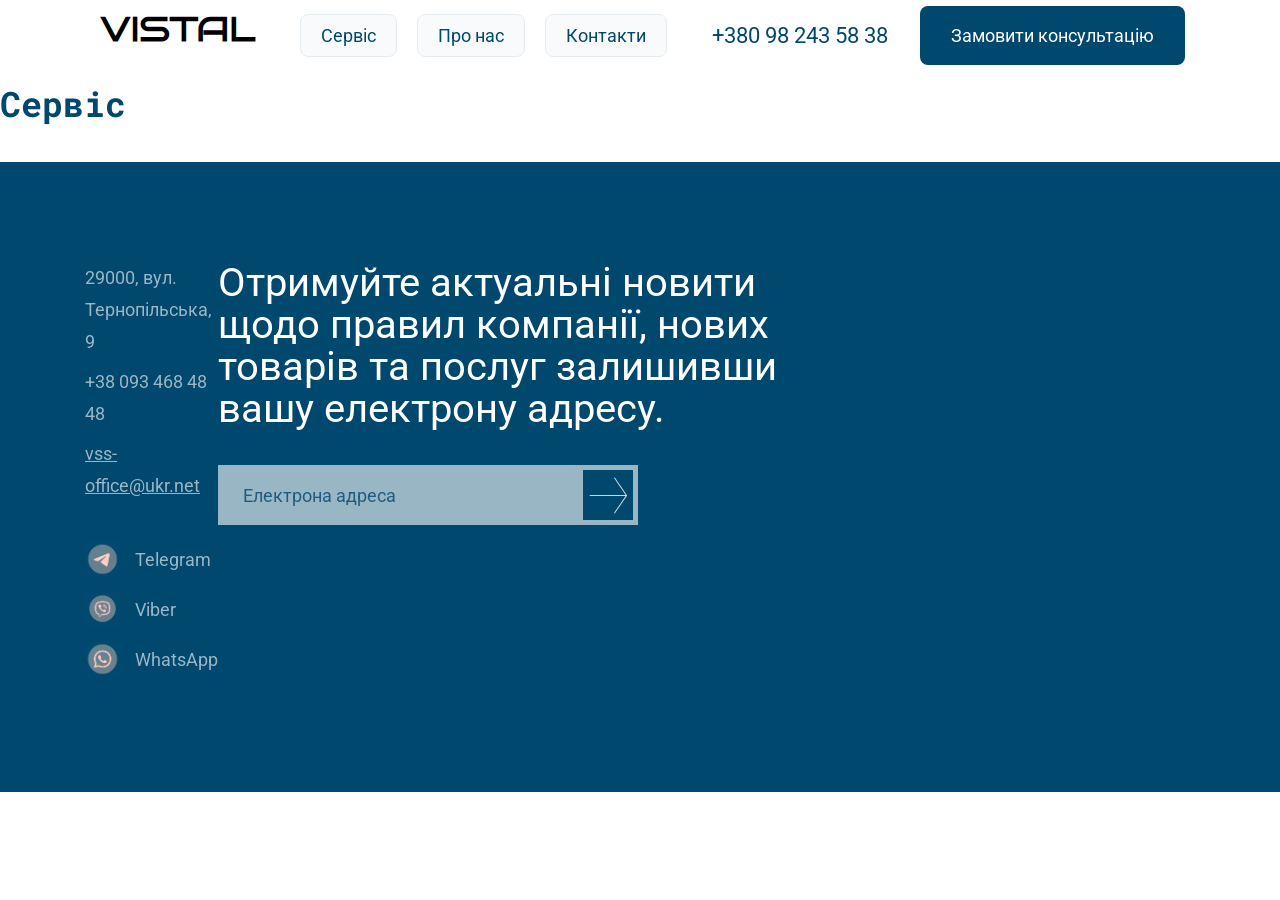
<file: service.html>
<!DOCTYPE html>
<html lang="">
<head>
    <meta charset="UTF-8">
    <meta name="viewport" content="width=device-width, initial-scale=1.0">
    <title>Vistal</title>
    <link rel="preconnect" href="https://fonts.googleapis.com">
    <link rel="preconnect" href="https://fonts.gstatic.com" crossorigin>
    <link href="https://fonts.googleapis.com/css2?family=DM+Sans&family=DM+Serif+Text&family=Roboto&family=Roboto+Mono&display=swap" rel="stylesheet">
    <link rel="stylesheet" href="Style/style.css">
</head> 
<body>
    <header class="header container">
        <div class="header-left">
            <div class="header-logo">
                <a href="index.html">
                <img src="Img/vistal.png" alt="logo">
                </a>
            </div>
            <div class="header-menu" id="menu-links">
                <a href="service.html">Сервіс</a>
                <a href="about.html">Про нас</a>
                <a href="contacts.html">Контакти</a>
            </div>
        </div>
        <div class="header-right">
            <div class="header-phone">+380 98 243 58 38</div>   
            <button class="button open-consult-btn">Замовити консультацію</button>
        </div>
        <div class="burger" id="burger">
    <span></span>
    <span></span>
    <span></span>
        </div>
    </header>
    
    <h1>Сервіс</h1> 

    <footer class="footer container">
      <div class="footer-leftSide">
      
      <div class="contacts">
        <div class="address">
            29000, вул. Тернопільська, 9
        </div>
        <div class="phone">
            +38 093 468 48 48
        </div>
        <div class="mail">
            vss-office@ukr.net
        </div>
      </div>
       <div class="socials">
        <a href="https://t.me/+380934684848" class="social-item" target="_blank">
            <img src="Img/TG.png" alt="Telegram">
            <div class="soc-item-txt">Telegram</div>
        </a>

        <a href="viber://chat?number=+380934684848" class="social-item" target="_blank">
            <img src="Img/V.png" alt="Viber">
            <div class="soc-item-txt">Viber</div>
        </a>

        <a href="https://wa.me/+380934684848" class="social-item" target="_blank">
            <img src="Img/WP.png" alt="WhatsApp">
            <div class="soc-item-txt">WhatsApp</div>
        </a>
      </div>
      </div>
      <div class="footer-main">
        <h4 class="white">
            Отримуйте актуальні новити щодо правил компанії, нових товарів та послуг залишивши вашу електрону адресу.
        </h4>
        <div class="combiInput">
            <input type="text" placeholder="Електрона адреса">
            <button class="imageButton"><img src="Img/send.png" alt=">"></button>
        </div>
      </div>
    </footer>
    <div class="consult-modal-overlay" id="consultOverlay"></div>
        <div class="consult-modal-window" id="consultModal">
            <div class="modal-content">
                <span class="close-consult-btn" id="closeConsultBtn">&times;</span>
                <h2 style="color: #00486D; margin-top: 0; font-family: 'Roboto Mono', monospace;">Надішліть запит</h2>
                <p style="color: #00486D; font-family: 'Roboto', sans-serif;">Заповніть форму нижче і ми зв'яжемося з вами протягом 24 годин.</p>
                
                <form action="#" method="POST" class="contact-form">
                    <input type="text" placeholder="Ваше ім'я *" required>
                    <input type="tel" placeholder="+38 (0**) *** ****" required>
                    <input type="email" placeholder="Ваш Email">
                    <textarea placeholder="Напишіть Ваше питання" rows="4"></textarea>
                    
                    <button type="submit" class="submit-btn" style="background-color: #4285F4; color: white; width: 100%; padding: 15px; border: none; border-radius: 8px; font-size: 16px; cursor: pointer; margin-top: 10px;">Надіслати запит</button>
                </form>
            </div>
</body>
<script src="script.js"></script>
</html>
</body>
</html> 
</html>
</file>
<file: Style/style.css>
* {
    padding: 0;
    margin: 0;
}
.header {
    display: flex;
    justify-content: space-between;
    align-items: center;
    height: 70px;
}
.container {
    padding: 0 85px;
}
.header-left {
    display: flex;
    gap: 40px;
    align-items: center;
    padding-left: 10px;
}
.header-right {
    padding-right: 10px;
}
.header-logo {
    align-items: center;
}
.header-menu {
    display: flex;
    align-items: center;
    gap: 20px;
}
.header-menu a {
    text-decoration: none;
    font-family: "Roboto", sans-serif;
    font-size: 18px;
    color: #00486D;
    display: inline-block;
    padding: 10px 20px;
    background-color: #F8FAFC;
    border: 1px solid #E4ECF0;
    border-radius: 8px;
    transition: all 0.3s ease;
    align-items: center;
}
.header-menu a:hover {
    background-color: #FFFFFF;
    border-color: #00486D;
    box-shadow: 0px 4px 6px rgba(0, 72, 109, 0.1);
}
.header-right {
    display: flex;
    gap: 32px;
    align-items: center;
}
.header-phone {
    font-family: "Roboto", sans-serif;
    font-size: 22px;
    align-items: center;
    color: #00486D;
}
.button {
    display: inline-flex;
    justify-content: center;
    align-items: center;
    height: 59px;
    font-family: "Roboto", sans-serif;
    font-weight: 400;
    font-size: 18px;
    padding: 0 29px;
    background-color: #00486D;
    color: #FFFFFF;
    cursor: pointer;
    transition: all 0.3s ease;
    border: 2px solid transparent;
    border-radius: 8px;
    box-sizing: border-box;
    margin: 0;
}
.button:hover {
    border-color: transparent;
    box-shadow: 0px 8px 15px rgba(0, 72, 109, 0.3);
    transform: translateY(-2px);
}
.representation {
    display: flex;
    justify-content: space-between;
    background-color: #E4ECF0;
}
h1 {
    font-family: "Roboto Mono", monospace;
    font-size: 35px;
    line-height: 67.2px;
    color: #00486D;
    margin-bottom: 25px;
    justify-content: center;
}
p {
    font-family: "Roboto Mono", monospace;
    font-size: 20px;
    line-height: 42px;
    color: #00486D;
}
.represntation-text {
    position: relative;
    width: 100%;
    max-width: 635px;
    min-height: 551px;
    padding-top: 90px;
    padding-left: 100px;
    padding-right: 50px;
    box-sizing: border-box;
}
.general-image {
    position: relative;
    background-color: #00486D;
    width: 576px;
    height: 753px;
}
.firstImage {
    position: relative;
    z-index: 4;
    top: 50px;
    right: 85px;
    width: 576px;
    height: 753px;
}
.m-b35 {
    margin-bottom: 35px;
}
.areas {
    padding-top: 160px;
}
h2 {
    font-family: "Roboto Mono", monospace;
    font-size: 44px;
    line-height: 52.8px;
    color: #00486D;
}
.areas-cards {
    display: flex;
    flex-wrap: wrap;
    gap: 75px;
    justify-content: center;
}
.card {
    position: relative;
    width: 100%;
    max-width: 397px;
    min-height: 500px;
    box-shadow: 1px 14px 8px rgba(34, 60, 80, 0.2);
    background-color: #FFFFFF;
}
.card a {
    position: absolute;
    text-decoration: none;
    font-family: "Roboto Mono", monospace;
    font-size: 19px;
    line-height: 50px;
    color: #00486D;
    bottom: 40px;
    left: 30px;
}
.card-image {
    width: 100%;
    height: 270px;
    padding: 6px;
    box-sizing: border-box;
}
.card-image img {
    margin-top: 6px;
    width: 100%;
    height: 100%;
    object-fit: cover;
    display: block;
}
.card-name {
    font-family: "Roboto Mono", monospace;
    font-size: 25px;
    color: #00486D;
    line-height: 1.2;
    margin-top: 35px;
    margin-bottom: 12px;
    margin-left: 30px;
    margin-right: 30px;
}
.team {
    position: relative;
    padding-top: 120px;
    padding-bottom: 120px;
    box-sizing: border-box;
}
.team h3 {
    font-family: "Roboto", sans-serif;
    margin-top: 0px;
    text-align: center;
    color: #00486D;
    font-size: 26px;
    -webkit-hyphens: auto;
    -moz-hyphens: auto;
    -ms-hyphens: auto;
    hyphens: auto;
}
.team p {
    font-family: 'Roboto', sans-serif;
    color: #00486D;
    text-align: center;
    font-size: 18px;
    line-height: 1.6;
    margin-bottom: 20px;
}
.arrow {
    position: absolute;
    right: 0px;
    top: 50%;
    transform: translateY(-50%);
}
.partners {
    padding-top: 100px;
    padding-bottom: 100px;
}
.partners h2 {
    font-family: "Roboto Mono", monospace;
    font-size: 50px;
    margin-bottom: 40px;
    color: #00486D;
}
.partners-grid {
    display: grid;
    grid-template-columns: repeat(6, 1fr);
    gap: 15px;
}
.partner-btn {
    display: flex;
    align-items: center;
    justify-content: center;
    height: 80px;
    background-color: #FFFFFF;
    border: 1px solid #E4ECF0;
    border-radius: 8px;
    text-decoration: none;
    color: #000000;
    font-family: "Roboto", sans-serif;
    font-weight: 700;
    font-size: 25px;
    box-shadow: 0px 2px 4px rgba(0, 0, 0, 0.03);
    transition: all 0.3s ease;
}
.partner-btn:hover {
    border-color: #00486D;
    box-shadow: 0px 6px 12px rgba(0, 72, 109, 0.15);
    transform: translateY(-2px);
}
.request {
    min-height: 500px;
    width: 100%;
    background-color: #E4ECF0;
    text-align: center;
    padding: 160px 20px 80px 20px;
    box-sizing: border-box;
}
.request h2 {
    margin-bottom: 20px;
}
.request p {
    margin-bottom: 42px;
}
.footer {
    background-color: #00486D;
    display: flex;
    justify-content: space-between;
    padding-top: 100px;
    padding-bottom: 100px;
    height: auto;
    box-sizing: border-box;
}
.footer-leftSide {
    width: 350px;
}
.whitelogo {
    margin-bottom: 40px;
}
.address, .phone, .mail {
    font-family: "Roboto", sans-serif;
    font-weight: 400;
    font-size: 18px;
    line-height: 32px;
    color: #99B6C5;
    margin-bottom: 8px;
}
.mail {
    text-decoration: underline;
}
.socials {
    margin-top: 40px;
}
.social-item {
    display: flex;
    align-items: center;
    margin-bottom: 15px;
    cursor: pointer;
    width: fit-content;
    text-decoration: none;
}
.social-item img {
    mix-blend-mode: multiply;
    margin-right: 15px;
}
.footer .social-item img {
    filter: invert(1);
    mix-blend-mode: screen;
    width: 35px;
}
.soc-item-txt {
    font-family: "Roboto", sans-serif;
    font-weight: 400;
    font-size: 18px;
    color: #99B6C5;
}
.footer-main {
    max-width: 650px;
    margin-right: 350px;
}
.footer-main h4 {
    font-family: "Roboto", sans-serif;
    font-size: 40px;
    font-weight: 400;
    line-height: 42px;
    color: #ffffff;
    margin-top: 0;
    margin-bottom: 35px;
    width: 100%;
}
.combiInput {
    display: flex;
    background-color: #99B6C5;
    height: 60px;
    width: 100%;
    max-width: 420px;
    padding: 5px;
    box-sizing: border-box;
}
input {
    position: static;
    flex-grow: 1;
    min-width: 0;
    height: 100%;
    font-family: "Roboto", sans-serif;
    font-size: 18px;
    color: #00486D;
    padding-left: 20px;
    background: transparent;
    border: none;
    outline: none;
}
input::placeholder {
    color: #00486D;
    opacity: 0.8;
}
.imageButton {
    position: static;
    width: 50px;
    height: 100%;
    background-color: #00486D;
    border: none;
    cursor: pointer;
    display: flex;
    justify-content: center;
    align-items: center;
    transition: background-color 0.3s ease;
    flex-shrink: 0;
}
.imageButton:hover {
    background-color: #002B41;
}
.burger {
    display: none;
    cursor: pointer;
    flex-direction: column;
    justify-content: space-between;
    width: 35px;
    height: 24px;
    position: relative;
    z-index: 101;
}
.burger span {
    width: 100%;
    height: 4px;
    background-color: #00486D;
    border-radius: 4px;
    transition: all 0.3s ease-in-out;
}
.burger.active span:nth-child(1) {
    transform: translateY(10px) rotate(45deg);
}
.burger.active span:nth-child(2) {
    opacity: 0;
}
.burger.active span:nth-child(3) {
    transform: translateY(-10px) rotate(-45deg);
}
.about-page {
    padding-top: 60px;
    padding-bottom: 80px;
}
.about-main-title {
    font-size: 50px;
    margin-bottom: 50px;
    text-align: center;
}
.about-block {
    background-color: #E4ECF0;
    padding: 40px;
    border-radius: 8px;
    margin-bottom: 30px;
}
.about-block h2 {
    font-size: 32px;
    margin-bottom: 20px;
}
.about-block p {
    font-size: 18px;
    line-height: 1.8;
    margin-bottom: 10px;
    font-family: "Roboto", sans-serif;
}
.activity-spoiler {
    margin-top: 20px;
    background-color: #ffffff;
    padding: 15px;
    border-radius: 8px;
    cursor: pointer;
}
.activity-spoiler summary {
    font-family: "Roboto Mono", monospace;
    font-size: 18px;
    font-weight: bold;
    color: #00486D;
    outline: none;
}
.activity-spoiler p {
    margin-top: 15px;
    font-size: 16px;
    line-height: 1.6;
}
.products-list {
    margin-top: 15px;
    margin-left: 20px;
}
.products-list li {
    font-family: "Roboto", sans-serif;
    font-size: 18px;
    color: #00486D;
    line-height: 1.8;
}
.about-call-to-action {
    text-align: center;
    margin-top: 60px;
    margin-bottom: 20px;
}
.inline-button {
    display: inline-flex;
    align-items: center;
    justify-content: center;
    text-decoration: none;
    margin-top: 20px;
}
.contacts-page {
    background-color: #F5F7F9;
    padding-top: 60px;
    padding-bottom: 100px;
}
.contacts-header {
    text-align: center;
    margin-bottom: 50px;
}
.contacts-header h1 {
    font-size: 45px;
    margin-bottom: 15px;
    color: #333333;
}
.contacts-header p {
    font-size: 18px;
    color: #666666;
    max-width: 600px;
    margin: 0 auto;
}
.contacts-wrapper {
    display: flex;
    justify-content: space-between;
    gap: 30px;
}
.contacts-info-card,
.contacts-form-card {
    background-color: #FFFFFF;
    border-radius: 15px;
    padding: 40px;
    width: 48%;
    box-shadow: 0px 10px 30px rgba(0, 0, 0, 0.05);
    box-sizing: border-box;
}
.google-map {
    width: 100%;
    height: 250px;
    border: none;
    border-radius: 10px;
    margin-bottom: 30px;
}
.info-item {
    display: flex;
    align-items: center;
    margin-bottom: 20px;
}
.info-item .icon {
    font-size: 24px;
    margin-right: 15px;
}
.info-item p {
    font-family: "Roboto", sans-serif;
    font-size: 18px;
    color: #00486D;
    margin: 0;
}
.social-links-contact {
    display: flex;
    margin-top: 30px;
}
.social-links-contact img {
    width: 70px;
}
.soc-circle {
    display: flex;
    justify-content: center;
    align-items: center;
    width: 45px;
    height: 45px;
    background-color: #3B82F6;
    color: white;
    border-radius: 50%;
    text-decoration: none;
    font-weight: bold;
    transition: 0.3s;
}
.soc-circle:hover {
    background-color: #00486D;
    transform: translateY(-3px);
}
.contacts-form-card h2 {
    text-align: center;
    font-size: 32px;
    margin-bottom: 30px;
    color: #333333;
}
.contact-form input,
.contact-form textarea {
    width: 100%;
    padding: 15px 20px;
    margin-bottom: 20px;
    border: 1px solid #E4ECF0;
    border-radius: 8px;
    font-family: "Roboto", sans-serif;
    font-size: 16px;
    box-sizing: border-box;
    outline: none;
    transition: 0.3s;
}
.contact-form input:focus,
.contact-form textarea:focus {
    border-color: #3B82F6;
}
.checkbox-group {
    display: flex;
    align-items: flex-start;
    gap: 10px;
    margin-bottom: 30px;
}
.checkbox-group input {
    width: auto;
    margin-top: 5px;
}
.checkbox-group label {
    font-family: "Roboto", sans-serif;
    font-size: 14px;
    color: #666666;
    line-height: 1.5;
}
.submit-btn {
    width: 100%;
    background-color: #3B82F6;
    color: white;
    border: none;
    border-radius: 8px;
    padding: 18px;
    font-size: 18px;
    font-weight: bold;
    cursor: pointer;
    transition: 0.3s;
}
.submit-btn:hover {
    background-color: #00486D;
}
.consult-modal-overlay {
    position: fixed;
    top: 0; left: 0;
    width: 100%; height: 100%;
    background-color: rgba(0, 0, 0, 0.4); 
    backdrop-filter: blur(5px);
    -webkit-backdrop-filter: blur(5px);
    z-index: 2000; 
    display: none;
}
.consult-modal-window {
    position: fixed;
    top: 50%; left: 50%;
    transform: translate(-50%, -50%);
    background-color: white;
    width: 90%;
    max-width: 500px;
    padding: 30px;
    border-radius: 12px;
    z-index: 2001; 
    display: none;
    box-sizing: border-box;
    border: 4px solid transparent;
    background-clip: padding-box, border-box;
    background-origin: padding-box, border-box;
    background-image: linear-gradient(white, white), 
                      linear-gradient(45deg, #ff0000, #ff00ff, #0000ff, #00ffff, #00ff00, #ffff00, #ff0000);
    background-size: 200% 200%;
    animation: border-rotate 4s linear infinite;
}
@keyframes border-rotate {
    0% { background-position: 0% 50%; }
    100% { background-position: 200% 50%; }
}
.close-consult-btn {
    position: absolute;
    top: 15px; right: 20px;
    font-size: 30px;
    color: #00486D;
    cursor: pointer;
    line-height: 1;
}
.close-consult-btn:hover {
    color: #4285F4;
}
.modal-content {
    padding-bottom: 30px;
}
.modal-scroll-area {
    padding: 30px;
}
.modal-scroll-area h3 {
    font-family: "Roboto", sans-serif;
    font-size: 24px;
}
.modal-scroll-area p {
    font-size: 18px;
}
.consult-modal-window h2 {
    font-size: 32px;
    line-height: 1.2;
    margin-bottom: 10px;
    text-align: left;
}
.consult-modal-window p {
    font-size: 16px;
    line-height: 1.5;
    margin-bottom: 20px;
    text-align: left;
}
.services-page {
    padding-top: 60px;
    padding-bottom: 80px;
    background-color: #ffffff;
}
.services-header {
    text-align: center;
    margin-bottom: 60px;
}
.services-header h1 {
    font-size: 40px;
    color: #00486D;
    margin-bottom: 15px;
    font-family: "Roboto Mono", monospace;
}
.services-header p {
    font-size: 18px;
    color: #666666;
    max-width: 700px;
    margin: 0 auto;
    line-height: 1.6;
}
.services-wrapper {
    display: flex;
    flex-direction: column;
    gap: 80px;
}
.service-row {
    display: flex;
    align-items: center;
    justify-content: space-between;
    gap: 40px;
}
.service-row.reverse {
    flex-direction: row-reverse;
}
.service-content ul li {
    font-size: 22px;
    font-family: "Roboto", sans-serif;
    color: #333333;
    margin-bottom: 12px;
    position: relative;
    padding-left: 30px;
    line-height: 1.5;
}
.service-image-box {
    width: 45%;
    height: 250px;
    background-color: #E4ECF0;
    border-radius: 12px;
    overflow: hidden;
    position: relative;
    box-shadow: 0px 8px 20px rgba(0, 72, 109, 0.08);
    display: flex;
    align-items: center;
    justify-content: center;
    flex-shrink: 0;
}
.service-content {
    width: 50%;
}
.service-content h2 {
    font-size: 32px;
    color: #00486D;
    margin-bottom: 20px;
}
.service-content p {
    font-size: 20px;
    color: #00486D;
    line-height: 1.7;
    margin-bottom: 20px;
}
.service-content ul {
    list-style-type: none;
    padding: 0;
}
.service-content ul li::before {
    content: "•";
    color: #3B82F6;
    font-size: 24px;
    position: absolute;
    left: 0;
    top: -4px;
}
.service-img {
    width: 100%;
    height: 100%;
    object-fit: cover;
    position: relative;
    z-index: 2;
}
.img-placeholder-text {
    position: absolute;
    color: #99B6C5;
    font-size: 20px;
    text-align: center;
    font-weight: bold;
    z-index: 1;
}
@media (max-width: 1024px) {
    .container {
        padding: 0 30px; 
    }
    .arrow {
        display: none;
    }
    .header {
        align-items: center;
        padding: 15px 0;
    }
    .header-left { 
        gap: 15px; 
    }
    .header-menu {
        gap: 10px;
    }
    .header-menu a {
        font-size: 20px;
        margin-right: 0;
        background-color: transparent; 
        border: none; 
        padding: 0; 
        width: auto; 
    }
    .header-right { 
        gap: 15px;
    }
    .header-phone { 
        font-size: 20px; 
        white-space: nowrap;
    }
    .button { 
        padding: 0 10px; 
        font-size: 18px; 
        height: 40px; 
        line-height: 40px; 
    }
    .representation {
        flex-direction: column;
        padding-bottom: 0px;
    }
    .represntation-text {
        max-width: 100%;
        text-align: center;
        height: auto;
        left: 0;
        padding-top: 50px;
        padding-bottom: 50px;
    }
    .general-image {
        width: 100%;
        height: auto;
        background-color: transparent;
        position: static;
        padding: 0;
        margin-top: 30px;
        display: flex;
        justify-content: center;
    }
    .firstImage {
        width: 100%;
        max-width: 100%;
        height: auto;
        position: static;
        display: block;
        box-sizing: border-box;
        object-fit: cover;
    }
    .areas-cards {
        gap: 15px;
    }
    .team{
        padding-top: 30px;
    }
    .card {
        width: 32%;
        min-height: auto;
        padding: 0px;
        padding-bottom: 70px;
        box-sizing: border-box;
    }
    .card-image {
        height: 180px;
    }
    .card-name {
        font-size: 20px;
        line-height: 1.2;
        margin-top: 20px;
        margin-bottom: 15px;
    }
    .partners-grid {
        grid-template-columns: repeat(3, 1fr);
        gap: 15px; 
        padding-bottom: 15px;
    }
    .partner-btn {
        font-size: 26px;
        text-align: center;
    }
    .footer-leftSide { 
        width: 35%; 
    }
    .footer-main { 
        width: 60%; 
        margin-right: 0;
        max-width: none; 
        padding-bottom: 15px;
        padding-top: 15px;
    }
}
@media (max-width: 768px) {
    .container {
        padding: 0 20px;
    }
    .header {
        flex-direction: row;
        justify-content: space-between;
        align-items: center;
        padding-top: 20px;
        padding-bottom: 20px;
        position: relative;
    }
    .header-left {
        width: 100%;
        display: flex;
        justify-content: space-between;
        align-items: center;
    }
    .header-right {
        display: none;
    }
    .burger {
        display: flex; 
    }
    .header-menu {
        display: none; 
        flex-direction: column;
        align-items: center;
        gap: 15px; 
        position: absolute;
        top: 100px;
        right: 20px; 
        left: auto; 
        width: auto;
        z-index: 100;
    }
    .header-menu a {
        display: block;
        width: 100%;
        max-width: 200px;
        text-align: center;
        text-decoration: none;
        background-color: #F8FAFC;
        color: #00486D;
        padding: 12px 20px;
        border: 1px solid #E4ECF0;
        border-radius: 8px;
        font-family: "Roboto Mono", monospace;
        font-size: 20px;
        transition: all 0.3s ease;
    }
    .header-menu a:hover {
        background-color: #FFFFFF;
        box-shadow: 0px 4px 10px rgba(0, 72, 109, 0.1);
        transform: translateY(-2px);
    }
    .header-menu.active {
        display: flex;
    }
    .representation {
        flex-direction: column;
    }
    .represntation-text {
        width: 100%;
        height: auto;
        left: 0;
        padding-top: 50px;
        padding-bottom: 40px;
        text-align: center;
    }
    h1 {
        font-size: 36px;
        line-height: 1.2;
    }
    h2 {
        font-size: 24px;
        line-height: 1.3;
    }
    .general-image,
    .firstImage {
        width: 100%;
        height: auto;
        top: 0;
        right: 0;
    }
    .areas {
        padding-top: 60px;
    }
    .areas-cards {
        flex-direction: column;
        gap: 30px;
    }
    .card {
        width: 100%;
        height: auto;
        padding-bottom: 80px;
        box-sizing: border-box;
    }
   .team {
        height: auto;
        padding-top: 40px; 
        padding-bottom: 70px; 
        padding-left: 15px; 
        padding-right: 15px; 
        box-sizing: border-box;
        text-align: center;
    }
    .team h3 {
        margin-top: 0; 
        font-size: 22px; 
        margin-bottom: 15px;
        text-align: center;
    }
    .team p {
        font-size: 16px; 
        line-height: 1.5;
        padding: 0 15px; 
        white-space: normal !important; 
        word-wrap: break-word; 
        overflow-wrap: break-word;
        max-width: 100%; 
        box-sizing: border-box; 
        text-align: center;
    }

    .swiper-slide {
        box-sizing: border-box !important; 
    }
    .arrow {
        display: none;
    }
    .partners {
        padding-top: 60px;
        padding-bottom: 60px;
    }
    .partners-grid {
        grid-template-columns: repeat(2, 1fr);
        gap: 10px;
    }
    .partner-btn {
        font-size: 18px;
        height: 60px;
    }
    .request {
        height: auto;
        padding-top: 80px;
        padding-bottom: 80px;
    }
    .footer {
        flex-direction: column;
        padding-top: 50px;
        padding-bottom: 50px;
    }
    .footer-leftSide {
        width: 100%;
        margin-bottom: 50px;
    }
    .footer-main {
        max-width: 100%;
        margin-right: 0;
    }
    .footer-main h4 {
        font-size: 28px;
        line-height: 1.3;
    }
    .contacts-wrapper {
        flex-direction: column;
    }
    .contacts-info-card,
    .contacts-form-card {
        width: 100%;
        padding: 25px;
    }
    .contacts-header h1 {
        font-size: 32px;
    }
    .service-row,
    .service-row.reverse {
        flex-direction: column;
        gap: 30px;
    }
    .service-content,
    .service-image-box {
        width: 100%;
    }
    .service-image-box {
        height: 180px;
        width: 100%;
    }
}
</file>
